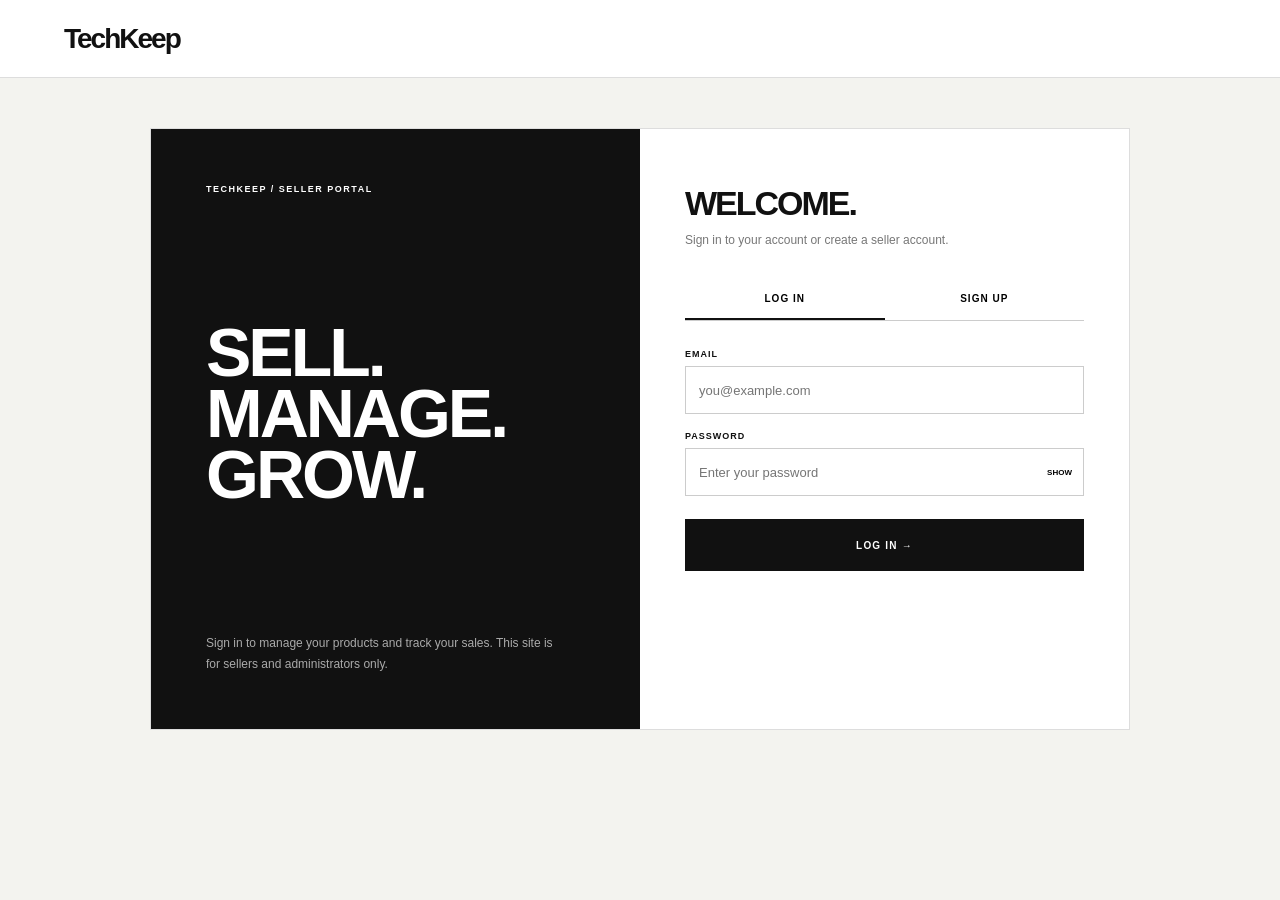
<file: index.html>
<!DOCTYPE html>
<html lang="en">
<head>
<meta charset="UTF-8">
<meta http-equiv="refresh" content="0; url=login.html">
<title>TechKeep</title>
<script>window.location.replace("login.html");</script>
</head>
<body></body>
</html>
</file>
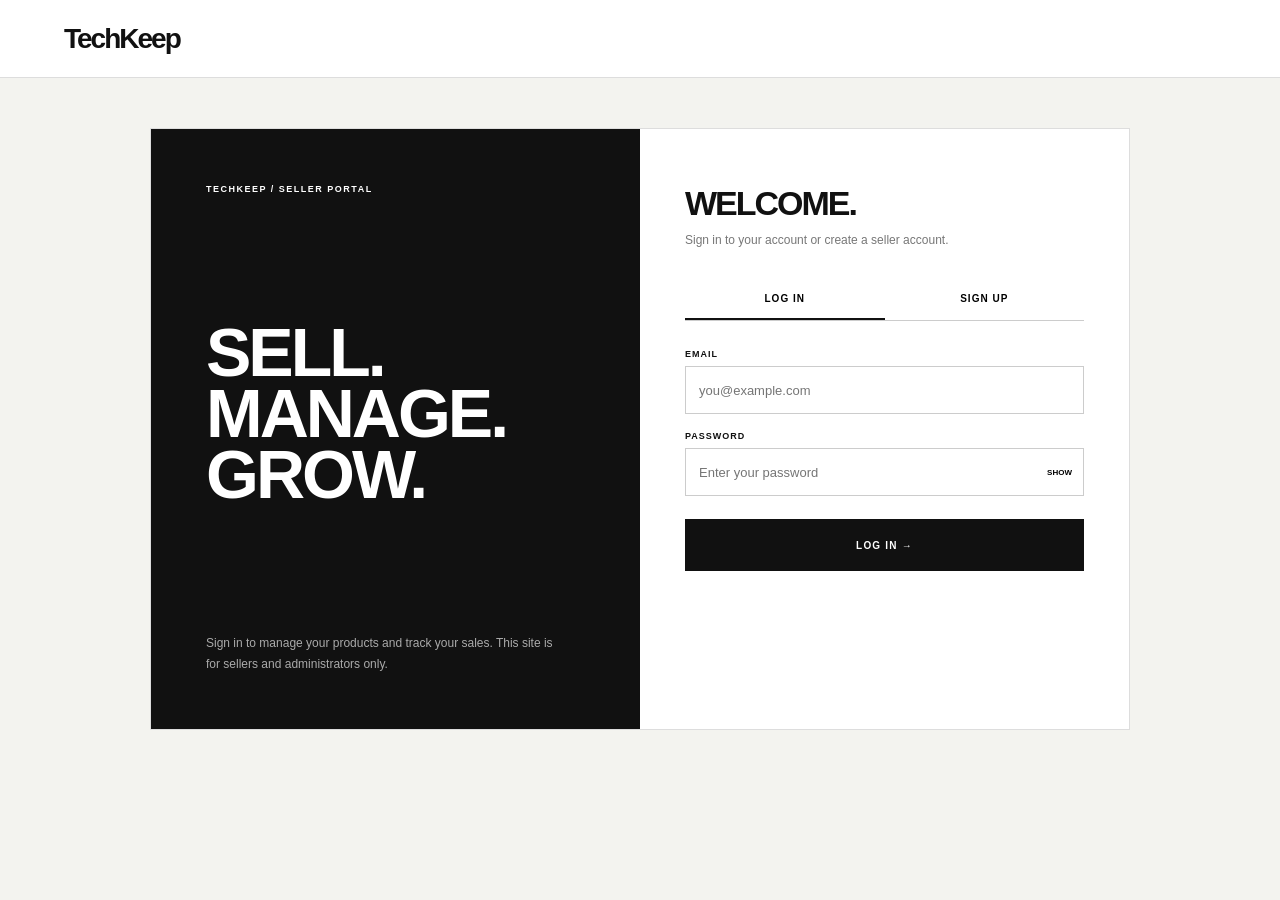
<file: admin.html>
<!DOCTYPE html>
<html lang="en">
<head>
<meta charset="UTF-8">
<meta name="viewport" content="width=device-width, initial-scale=1">
<title>TechKeep | Admin Dashboard</title>
<style>
  * { box-sizing: border-box; margin: 0; padding: 0; }
  body { font-family: Arial, Helvetica, sans-serif; background: #f3f3f0; color: #111; }
  header { background: #fff; border-bottom: 1px solid #ddd; padding: 18px 32px; display: flex; justify-content: space-between; align-items: center; }
  header h1 { font-size: 24px; font-weight: 800; letter-spacing: -1px; }
  header div { display: flex; gap: 16px; align-items: center; font-size: 13px; }
  a, .link { color: #111; font-weight: 700; text-decoration: underline; cursor: pointer; background: none; border: 0; font-size: 13px; }
  main { max-width: 1000px; margin: 32px auto; padding: 0 20px; }
  .tabs { display: flex; gap: 8px; margin-bottom: 20px; flex-wrap: wrap; }
  .tab { background: #fff; border: 1px solid #ccc; padding: 10px 18px; font-size: 13px; font-weight: 700; cursor: pointer; }
  .tab.active { background: #111; color: #fff; border-color: #111; }
  .tab:focus-visible, input:focus, select:focus, button:focus-visible { outline: 2px solid #111; outline-offset: 1px; }
  section { background: #fff; border: 1px solid #ddd; padding: 24px; }
  h2 { font-size: 18px; font-weight: 800; margin-bottom: 6px; }
  .sub { font-size: 13px; color: #555; margin-bottom: 16px; }
  .tools { display: flex; gap: 12px; flex-wrap: wrap; margin-bottom: 16px; align-items: center; }
  input, select { padding: 10px; border: 1px solid #ccc; font: inherit; font-size: 14px; background: #fff; }
  input { width: 100%; max-width: 320px; }
  table { width: 100%; border-collapse: collapse; font-size: 14px; }
  th, td { text-align: left; padding: 10px 6px; border-bottom: 1px solid #eee; vertical-align: middle; }
  th { font-size: 12px; }
  .num { text-align: right; white-space: nowrap; }
  .wrap { overflow-x: auto; }
  .empty { color: #666; padding: 20px 0; font-size: 14px; }
  .badge { display: inline-block; font-size: 11px; font-weight: 700; padding: 3px 8px; background: #eee; }
  .badge.seller { background: #ddeafc; color: #0c447c; }
  .badge.admin { background: #111; color: #fff; }
  .thumb { width: 44px; height: 44px; object-fit: cover; background: #eee; display: block; }
  .noimg { width: 44px; height: 44px; background: #eee; display: grid; place-items: center; font-size: 9px; color: #888; }
  .stats { display: grid; grid-template-columns: repeat(auto-fit, minmax(170px, 1fr)); gap: 16px; }
  .stat { background: #f3f3f0; padding: 18px; }
  .stat small { font-size: 12px; font-weight: 700; color: #555; }
  .stat strong { display: block; font-size: 28px; font-weight: 800; margin-top: 8px; letter-spacing: -1px; }
  #msg { margin: 0 0 16px; font-size: 13px; min-height: 18px; }
  .err { color: #b00020; } .ok { color: #11772b; }
  .small { font-size: 12px; color: #555; }
  [hidden] { display: none !important; }
</style>
</head>
<body>

<header>
  <h1>TechKeep Admin</h1>
  <div>
    <span id="who"></span>
    <button class="link" id="logout">Log out</button>
  </div>
</header>

<main>
  <div class="tabs">
    <button class="tab active" data-tab="overview">Overview</button>
    <button class="tab" data-tab="users">Users and roles</button>
    <button class="tab" data-tab="products">Products</button>
    <button class="tab" data-tab="audit">Audit logs</button>
  </div>
  <p id="msg"></p>

  <section id="tab-overview">
    <h2>System overview</h2>
    <p class="sub">Numbers across the whole marketplace.</p>
    <div class="stats">
      <div class="stat"><small>Sellers</small><strong id="stSellers">0</strong></div>
      <div class="stat"><small>Buyers</small><strong id="stBuyers">0</strong></div>
      <div class="stat"><small>Products</small><strong id="stProducts">0</strong></div>
      <div class="stat"><small>Orders</small><strong id="stOrders">0</strong></div>
      <div class="stat"><small>Total sales</small><strong id="stSales">₱0</strong></div>
    </div>
  </section>

  <section id="tab-users" hidden>
    <h2>Users and roles</h2>
    <p class="sub" id="userCount"></p>
    <div class="tools">
      <input id="userSearch" placeholder="Search by name or email" aria-label="Search users">
      <select id="roleFilter" aria-label="Filter by role">
        <option value="">All roles</option>
        <option value="seller">Sellers</option>
        <option value="buyer">Buyers</option>
        <option value="admin">Admins</option>
      </select>
    </div>
    <p class="small" style="margin-bottom:12px">After you change a role, that person must log out and log in again for it to take effect.</p>
    <div class="wrap">
      <table>
        <thead><tr><th>Name</th><th>Email</th><th>Role</th><th>Joined</th><th></th></tr></thead>
        <tbody id="userList"></tbody>
      </table>
    </div>
    <p class="empty" id="userEmpty" hidden>No users found.</p>
  </section>

  <section id="tab-products" hidden>
    <h2>All products</h2>
    <p class="sub" id="count"></p>
    <div class="tools">
      <input id="search" placeholder="Search by product or seller" aria-label="Search products">
    </div>
    <div class="wrap">
      <table>
        <thead><tr><th></th><th>Name</th><th>Seller</th><th class="num">Price</th><th class="num">Stock</th><th></th></tr></thead>
        <tbody id="list"></tbody>
      </table>
    </div>
    <p class="empty" id="empty" hidden>No products found.</p>
  </section>

  <section id="tab-audit" hidden>
    <h2>Audit logs</h2>
    <p class="sub">Important actions by admins and sellers. Newest first.</p>
    <div class="tools">
      <input id="auditSearch" placeholder="Search logs" aria-label="Search audit logs">
      <button class="link" id="auditRefresh">Refresh</button>
    </div>
    <div class="wrap">
      <table>
        <thead><tr><th>Time</th><th>Who</th><th>Role</th><th>Action</th><th>Details</th></tr></thead>
        <tbody id="auditList"></tbody>
      </table>
    </div>
    <p class="empty" id="auditEmpty" hidden>No audit logs yet.</p>
  </section>
</main>

<script>
  // ===== SETTINGS =====
  const API_URL = "https://backend-2-h20j.onrender.com";
  const TOKEN_KEY = "token";
  const USER_KEY = "user";
  // ====================

  const token = localStorage.getItem(TOKEN_KEY);
  let user = null;
  try { user = JSON.parse(localStorage.getItem(USER_KEY)); } catch (e) {}

  if (!token || !user || user.role !== "admin") {
    window.location.href = "login.html";
  }

  const $ = (id) => document.getElementById(id);
  const peso = (n) => "₱" + Number(n).toLocaleString();
  let products = [];
  let users = [];
  let logs = [];

  $("who").textContent = user ? user.name : "";
  $("logout").onclick = () => {
    localStorage.removeItem(TOKEN_KEY);
    localStorage.removeItem(USER_KEY);
    window.location.href = "login.html";
  };

  function say(text, ok) {
    $("msg").textContent = text;
    $("msg").className = ok ? "ok" : "err";
  }

  async function api(path, method, body) {
    const res = await fetch(API_URL + path, {
      method: method || "GET",
      headers: Object.assign(
        { Authorization: "Bearer " + token },
        body ? { "Content-Type": "application/json" } : {}
      ),
      body: body ? JSON.stringify(body) : undefined,
    });
    const data = await res.json().catch(() => ({}));
    if (res.status === 401) $("logout").click();
    if (!res.ok) throw new Error(data.message || "Something went wrong.");
    return data;
  }

  function fail(e) {
    say(e.message.includes("fetch") ? "Cannot reach the server. Is it running?" : e.message, false);
  }

  // Tabs
  const TABS = ["overview", "users", "products", "audit"];
  document.querySelectorAll(".tab").forEach((t) => {
    t.onclick = () => {
      document.querySelectorAll(".tab").forEach((x) => x.classList.toggle("active", x === t));
      TABS.forEach((name) => {
        $("tab-" + name).hidden = name !== t.dataset.tab;
      });
      say("", true);
      if (t.dataset.tab === "audit") loadAudit();
    };
  });

  // Overview
  async function loadStats() {
    try {
      const s = await api("/api/users/stats");
      $("stSellers").textContent = s.sellers;
      $("stBuyers").textContent = s.buyers;
      $("stProducts").textContent = s.products;
      $("stOrders").textContent = s.orders;
      $("stSales").textContent = peso(s.totalSales);
    } catch (e) { fail(e); }
  }

  // Users
  function renderUsers() {
    const q = $("userSearch").value.trim().toLowerCase();
    const role = $("roleFilter").value;
    const shown = users.filter((u) =>
      (!role || u.role === role) &&
      (u.name.toLowerCase().includes(q) || u.email.toLowerCase().includes(q))
    );
    $("userCount").textContent = users.length + " account" + (users.length === 1 ? "" : "s");
    $("userEmpty").hidden = shown.length > 0;
    const body = $("userList");
    body.innerHTML = "";
    shown.forEach((u) => {
      const tr = document.createElement("tr");
      [u.name, u.email].forEach((text) => {
        const td = document.createElement("td");
        td.textContent = text;
        tr.appendChild(td);
      });

      const roleTd = document.createElement("td");
      const isMe = user && (u._id === user._id || u._id === user.id);
      if (isMe) {
        const badge = document.createElement("span");
        badge.className = "badge " + u.role;
        badge.textContent = u.role + " (you)";
        roleTd.appendChild(badge);
      } else {
        const sel = document.createElement("select");
        sel.setAttribute("aria-label", "Role for " + u.name);
        ["buyer", "seller", "admin"].forEach((r) => {
          const opt = document.createElement("option");
          opt.value = r;
          opt.textContent = r;
          sel.appendChild(opt);
        });
        sel.value = u.role;
        sel.onchange = () => changeRole(u, sel.value, sel);
        roleTd.appendChild(sel);
      }
      tr.appendChild(roleTd);

      const joined = document.createElement("td");
      joined.textContent = new Date(u.createdAt).toLocaleDateString();
      tr.appendChild(joined);

      const act = document.createElement("td");
      act.className = "num";
      if (u.role !== "admin") {
        const del = document.createElement("button");
        del.className = "link";
        del.textContent = "Remove";
        del.onclick = () => removeUser(u);
        act.appendChild(del);
      }
      tr.appendChild(act);
      body.appendChild(tr);
    });
  }

  async function loadUsers() {
    try {
      users = await api("/api/users");
      renderUsers();
    } catch (e) { fail(e); }
  }

  async function changeRole(u, role, sel) {
    if (!confirm('Change "' + u.name + '" to ' + role + '?')) {
      sel.value = u.role;
      return;
    }
    try {
      await api("/api/users/" + u._id + "/role", "PUT", { role });
      say("Role updated.", true);
      loadUsers();
      loadStats();
    } catch (e) {
      sel.value = u.role;
      fail(e);
    }
  }

  async function removeUser(u) {
    const extra = u.role === "seller" ? " Their products will be deleted too." : "";
    if (!confirm('Remove "' + u.name + '"?' + extra)) return;
    try {
      await api("/api/users/" + u._id, "DELETE");
      say("User removed.", true);
      loadUsers(); loadProducts(); loadStats();
    } catch (e) { fail(e); }
  }

  // Products
  function renderProducts() {
    const q = $("search").value.trim().toLowerCase();
    const shown = products.filter((p) =>
      p.name.toLowerCase().includes(q) ||
      ((p.seller && p.seller.name) || "").toLowerCase().includes(q)
    );
    $("count").textContent = products.length + " product" + (products.length === 1 ? "" : "s") + " in the shop";
    $("empty").hidden = shown.length > 0;
    const body = $("list");
    body.innerHTML = "";
    shown.forEach((p) => {
      const tr = document.createElement("tr");

      const pic = document.createElement("td");
      if (p.image) {
        const im = document.createElement("img");
        im.className = "thumb"; im.src = p.image; im.alt = p.name;
        pic.appendChild(im);
      } else {
        const none = document.createElement("div");
        none.className = "noimg"; none.textContent = "No pic";
        pic.appendChild(none);
      }
      tr.appendChild(pic);

      const cells = [p.name, (p.seller && p.seller.name) || "Unknown", peso(p.price), p.stock];
      cells.forEach((text, i) => {
        const td = document.createElement("td");
        if (i >= 2) td.className = "num";
        td.textContent = text;
        tr.appendChild(td);
      });

      const act = document.createElement("td");
      act.className = "num";
      const del = document.createElement("button");
      del.className = "link";
      del.textContent = "Delete";
      del.onclick = () => removeProduct(p);
      act.appendChild(del);
      tr.appendChild(act);
      body.appendChild(tr);
    });
  }

  async function loadProducts() {
    try {
      products = await api("/api/products");
      renderProducts();
    } catch (e) { fail(e); }
  }

  async function removeProduct(p) {
    if (!confirm('Delete "' + p.name + '"?')) return;
    try {
      await api("/api/products/" + p._id, "DELETE");
      say("Product deleted.", true);
      loadProducts(); loadStats();
    } catch (e) { fail(e); }
  }

  // Audit logs
  function renderAudit() {
    const q = $("auditSearch").value.trim().toLowerCase();
    const shown = logs.filter((l) =>
      (l.actorName + " " + l.actorRole + " " + l.action + " " + l.details).toLowerCase().includes(q)
    );
    $("auditEmpty").hidden = shown.length > 0;
    const body = $("auditList");
    body.innerHTML = "";
    shown.forEach((l) => {
      const tr = document.createElement("tr");

      const time = document.createElement("td");
      time.textContent = new Date(l.createdAt).toLocaleString();
      time.style.whiteSpace = "nowrap";
      tr.appendChild(time);

      const who = document.createElement("td");
      who.textContent = l.actorName;
      tr.appendChild(who);

      const roleTd = document.createElement("td");
      const badge = document.createElement("span");
      badge.className = "badge " + l.actorRole;
      badge.textContent = l.actorRole;
      roleTd.appendChild(badge);
      tr.appendChild(roleTd);

      const action = document.createElement("td");
      action.textContent = l.action;
      tr.appendChild(action);

      const details = document.createElement("td");
      details.textContent = l.details;
      tr.appendChild(details);

      body.appendChild(tr);
    });
  }

  async function loadAudit() {
    try {
      logs = await api("/api/audit");
      renderAudit();
    } catch (e) { fail(e); }
  }

  $("userSearch").oninput = renderUsers;
  $("roleFilter").onchange = renderUsers;
  $("search").oninput = renderProducts;
  $("auditSearch").oninput = renderAudit;
  $("auditRefresh").onclick = loadAudit;

  loadStats();
  loadUsers();
  loadProducts();
</script>
</body>
</html>
</file>
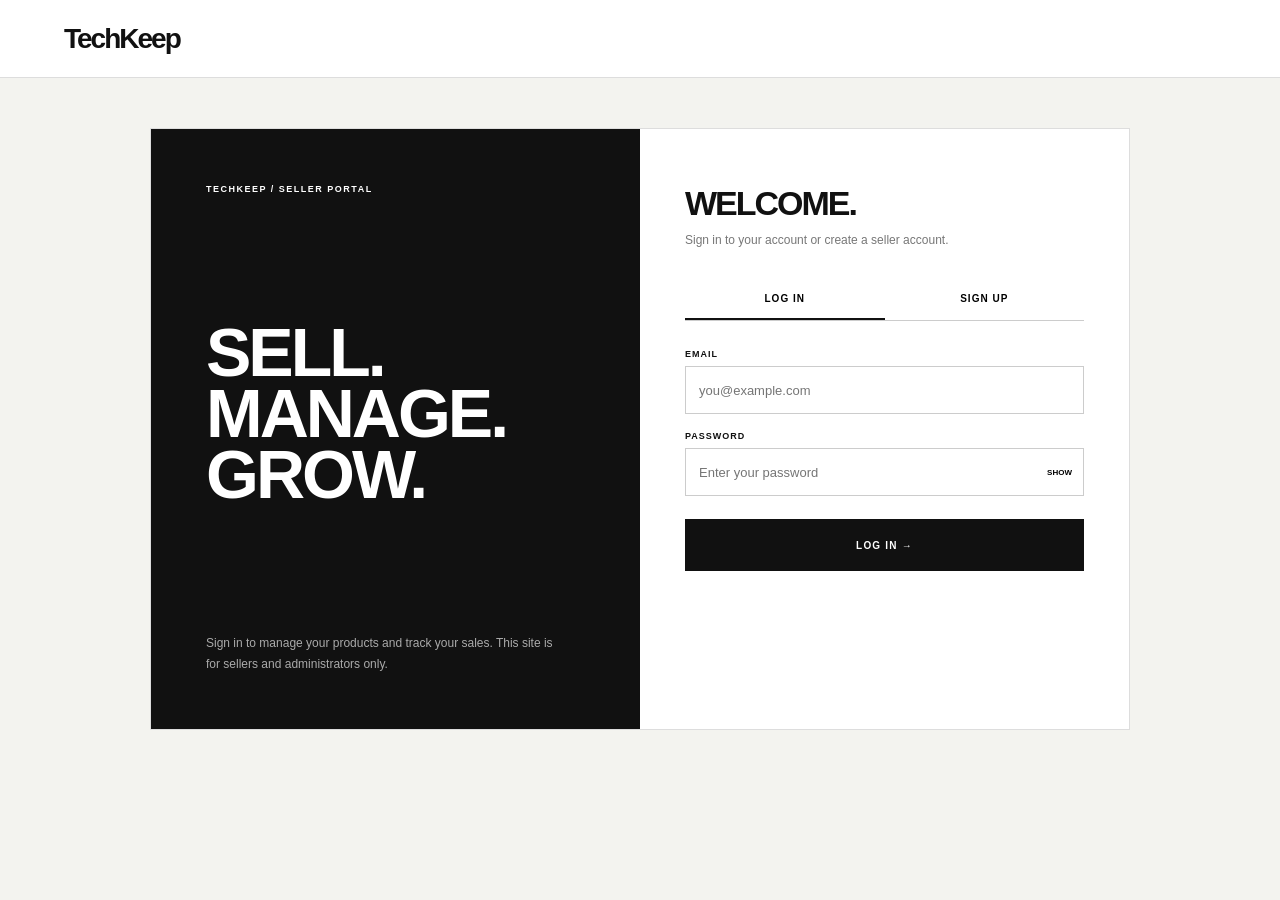
<file: login.html>
<!DOCTYPE html>
<html lang="en">
<head>
<meta charset="UTF-8">
<meta name="viewport" content="width=device-width, initial-scale=1">
<title>TechKeep | Seller and Admin Login</title>
<style>
  * { box-sizing: border-box; margin: 0; padding: 0; }
  body { font-family: Arial, Helvetica, sans-serif; background: #f3f3ef; color: #111; min-height: 100vh; }
  .header { height: 78px; display: flex; align-items: center; padding: 0 5vw; background: #fff; border-bottom: 1px solid #ddd; }
  .brand { font-size: 28px; font-weight: 900; letter-spacing: -2px; }
  .page { display: flex; justify-content: center; align-items: center; padding: 50px 20px; }
  .wrapper { width: 100%; max-width: 980px; display: grid; grid-template-columns: 1fr 1fr; background: #fff; border: 1px solid #ddd; }
  .intro { min-height: 600px; padding: 55px; display: flex; flex-direction: column; justify-content: space-between; background: #111; color: #fff; }
  .intro-small { font-size: 9px; font-weight: 800; letter-spacing: 1.5px; }
  .intro-title { font-size: clamp(40px, 6vw, 68px); line-height: .9; letter-spacing: -3px; }
  .intro-text { max-width: 350px; color: #aaa; font-size: 12px; line-height: 1.7; }
  .box { padding: 55px 45px; }
  .title { font-size: 34px; letter-spacing: -2px; margin-bottom: 8px; }
  .subtitle { color: #777; font-size: 12px; line-height: 1.5; margin-bottom: 30px; }
  .tabs { display: grid; grid-template-columns: 1fr 1fr; border-bottom: 1px solid #ccc; margin-bottom: 28px; }
  .tab { padding: 14px 5px; border: 0; border-bottom: 2px solid transparent; background: transparent; cursor: pointer; font-size: 10px; font-weight: 900; letter-spacing: 1px; }
  .tab.active { border-bottom-color: #111; }
  .form { display: none; }
  .form.active { display: block; }
  .field { margin-bottom: 17px; }
  .field label { display: block; margin-bottom: 7px; font-size: 9px; font-weight: 900; letter-spacing: 1px; }
  .field input { width: 100%; height: 48px; padding: 0 13px; border: 1px solid #ccc; background: #fff; font-size: 13px; outline: none; }
  .field input:focus { border-color: #111; }
  .password-row { position: relative; }
  .password-row input { padding-right: 65px; }
  .show-password { position: absolute; right: 12px; top: 50%; transform: translateY(-50%); border: 0; background: transparent; cursor: pointer; font-size: 8px; font-weight: 900; }
  .submit { width: 100%; height: 52px; border: 0; background: #111; color: #fff; cursor: pointer; font-size: 10px; font-weight: 900; letter-spacing: 1.2px; margin-top: 6px; }
  .submit:hover { background: #333; }
  .submit:disabled { background: #888; cursor: wait; }
  .message { min-height: 20px; margin-top: 12px; font-size: 11px; font-weight: 700; line-height: 1.5; }
  .message.error { color: #b00020; }
  .message.success { color: #237000; }
  @media (max-width: 750px) {
    .wrapper { grid-template-columns: 1fr; }
    .intro { min-height: 260px; padding: 35px; }
    .box { padding: 35px 25px; }
  }
</style>
</head>
<body>

<header class="header">
  <div class="brand">TechKeep</div>
</header>

<main class="page">
  <div class="wrapper">
    <section class="intro">
      <div class="intro-small">TECHKEEP / SELLER PORTAL</div>
      <h1 class="intro-title">SELL.<br>MANAGE.<br>GROW.</h1>
      <p class="intro-text">
        Sign in to manage your products and track your sales.
        This site is for sellers and administrators only.
      </p>
    </section>

    <section class="box">
      <h2 class="title">WELCOME.</h2>
      <p class="subtitle">Sign in to your account or create a seller account.</p>

      <div class="tabs">
        <button class="tab active" id="loginTab" type="button">LOG IN</button>
        <button class="tab" id="signupTab" type="button">SIGN UP</button>
      </div>

      <form class="form active" id="loginForm">
        <div class="field">
          <label for="loginEmail">EMAIL</label>
          <input type="email" id="loginEmail" placeholder="you@example.com" required>
        </div>
        <div class="field">
          <label for="loginPassword">PASSWORD</label>
          <div class="password-row">
            <input type="password" id="loginPassword" placeholder="Enter your password" required>
            <button type="button" class="show-password" data-target="loginPassword">SHOW</button>
          </div>
        </div>
        <button type="submit" class="submit" id="loginBtn">LOG IN →</button>
        <div class="message" id="loginMessage"></div>
      </form>

      <form class="form" id="signupForm">
        <div class="field">
          <label for="signupName">FULL NAME</label>
          <input type="text" id="signupName" placeholder="Your name" required>
        </div>
        <div class="field">
          <label for="signupEmail">EMAIL</label>
          <input type="email" id="signupEmail" placeholder="you@example.com" required>
        </div>
        <div class="field">
          <label for="signupPassword">PASSWORD (AT LEAST 6 CHARACTERS)</label>
          <div class="password-row">
            <input type="password" id="signupPassword" placeholder="Create a password" required>
            <button type="button" class="show-password" data-target="signupPassword">SHOW</button>
          </div>
        </div>
        <div class="field">
          <label for="signupConfirm">CONFIRM PASSWORD</label>
          <input type="password" id="signupConfirm" placeholder="Confirm your password" required>
        </div>
        <button type="submit" class="submit" id="signupBtn">CREATE SELLER ACCOUNT →</button>
        <div class="message" id="signupMessage"></div>
      </form>
    </section>
  </div>
</main>

<script>
  // ===== SETTINGS =====
const API_URL = "https://backend-2-h20j.onrender.com";
  const TOKEN_KEY = "token";
  const USER_KEY = "user";
  // ====================

  const $ = (id) => document.getElementById(id);

  function goHome(user) {
    window.location.href = user.role === "admin" ? "admin.html" : "seller.html";
  }

  // Already logged in? Go straight to the right page.
  try {
    const savedUser = JSON.parse(localStorage.getItem(USER_KEY));
    if (localStorage.getItem(TOKEN_KEY) && savedUser && savedUser.role !== "buyer") {
      goHome(savedUser);
    }
  } catch (e) {}

  async function post(path, body) {
    const res = await fetch(API_URL + path, {
      method: "POST",
      headers: { "Content-Type": "application/json" },
      body: JSON.stringify(body),
    });
    const data = await res.json().catch(() => ({}));
    return { ok: res.ok, data };
  }

  function show(el, text, type) {
    el.textContent = text;
    el.className = "message " + type;
  }

  // Tabs
  $("loginTab").onclick = () => {
    $("loginTab").classList.add("active");
    $("signupTab").classList.remove("active");
    $("loginForm").classList.add("active");
    $("signupForm").classList.remove("active");
  };
  $("signupTab").onclick = () => {
    $("signupTab").classList.add("active");
    $("loginTab").classList.remove("active");
    $("signupForm").classList.add("active");
    $("loginForm").classList.remove("active");
  };

  // Show/hide password
  document.querySelectorAll(".show-password").forEach((btn) => {
    btn.onclick = () => {
      const input = $(btn.dataset.target);
      const hidden = input.type === "password";
      input.type = hidden ? "text" : "password";
      btn.textContent = hidden ? "HIDE" : "SHOW";
    };
  });

  // Log in (shared by login and signup)
  async function doLogin(email, password, messageEl) {
    const r = await post("/api/auth/login", { email, password });
    if (!r.ok) {
      show(messageEl, r.data.message || "Login failed.", "error");
      return false;
    }
    if (r.data.user.role === "buyer") {
      show(messageEl, "This website is for sellers and admins only. Please use the mobile app.", "error");
      return false;
    }
    localStorage.setItem(TOKEN_KEY, r.data.token);
    localStorage.setItem(USER_KEY, JSON.stringify(r.data.user));
    show(messageEl, "Login successful!", "success");
    setTimeout(() => goHome(r.data.user), 500);
    return true;
  }

  // LOGIN
  $("loginForm").addEventListener("submit", async (e) => {
    e.preventDefault();
    const msg = $("loginMessage");
    const btn = $("loginBtn");
    btn.disabled = true;
    try {
      await doLogin($("loginEmail").value.trim().toLowerCase(), $("loginPassword").value, msg);
    } catch (err) {
      show(msg, "Cannot reach the server. Is it running?", "error");
    }
    btn.disabled = false;
  });

  // SIGN UP (seller accounts only)
  $("signupForm").addEventListener("submit", async (e) => {
    e.preventDefault();
    const msg = $("signupMessage");
    const btn = $("signupBtn");

    const name = $("signupName").value.trim();
    const email = $("signupEmail").value.trim().toLowerCase();
    const password = $("signupPassword").value;

    if (password !== $("signupConfirm").value) {
      show(msg, "Passwords do not match.", "error");
      return;
    }
    if (password.length < 6) {
      show(msg, "Password must be at least 6 characters.", "error");
      return;
    }

    btn.disabled = true;
    try {
      const r = await post("/api/auth/register", { name, email, password, role: "seller" });
      if (!r.ok) {
        show(msg, r.data.message || "Sign up failed.", "error");
      } else {
        await doLogin(email, password, msg);
      }
    } catch (err) {
      show(msg, "Cannot reach the server. Is it running?", "error");
    }
    btn.disabled = false;
  });
</script>
</body>
</html>
</file>
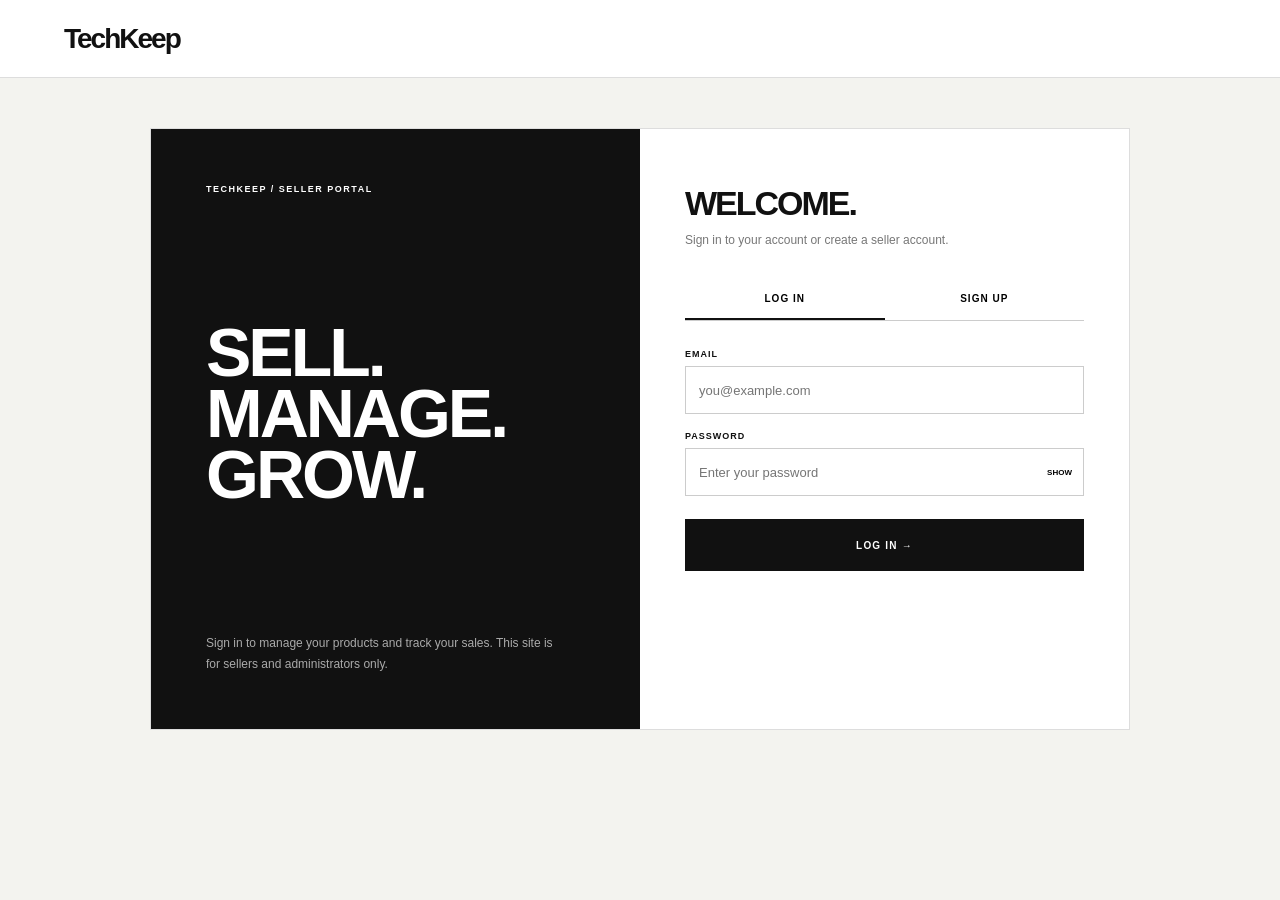
<file: sales.html>
<!DOCTYPE html>
<html lang="en">
<head>
<meta charset="UTF-8">
<meta name="viewport" content="width=device-width, initial-scale=1">
<title>TechKeep | Sales</title>

<style>
  * { box-sizing: border-box; margin: 0; padding: 0; }

  body {
    font-family: Arial, Helvetica, sans-serif;
    background: #f3f3f0;
    color: #111;
  }

  header {
    background: #fff;
    border-bottom: 1px solid #ddd;
    padding: 18px 32px;
    display: flex;
    justify-content: space-between;
    align-items: center;
    gap: 12px;
  }

  header h1 {
    font-size: 24px;
    font-weight: 800;
    letter-spacing: -1px;
  }

  header div {
    display: flex;
    gap: 16px;
    align-items: center;
    flex-wrap: wrap;
    font-size: 13px;
  }

  a, .link {
    color: #111;
    font-weight: 700;
    text-decoration: underline;
    cursor: pointer;
    background: none;
    border: 0;
    font-size: 13px;
  }

  main {
    max-width: 1100px;
    margin: 32px auto;
    padding: 0 20px;
  }

  .stats {
    display: grid;
    grid-template-columns: repeat(auto-fit, minmax(200px, 1fr));
    gap: 16px;
    margin-bottom: 20px;
  }

  .stat {
    background: #fff;
    border: 1px solid #ddd;
    padding: 20px;
  }

  .stat small {
    font-size: 12px;
    font-weight: 700;
    color: #555;
  }

  .stat strong {
    display: block;
    font-size: 28px;
    font-weight: 800;
    margin-top: 8px;
    letter-spacing: -1px;
  }

  section {
    background: #fff;
    border: 1px solid #ddd;
    padding: 24px;
  }

  h2 {
    font-size: 18px;
    font-weight: 800;
    margin-bottom: 16px;
  }

  table {
    width: 100%;
    border-collapse: collapse;
    font-size: 14px;
  }

  th, td {
    text-align: left;
    padding: 10px 6px;
    border-bottom: 1px solid #eee;
    vertical-align: top;
  }

  th { font-size: 12px; }

  .num {
    text-align: right;
    white-space: nowrap;
  }

  .wrap { overflow-x: auto; }

  .empty {
    color: #666;
    padding: 10px 0;
    font-size: 14px;
  }

  .badge {
    display: inline-block;
    font-size: 11px;
    font-weight: 700;
    padding: 3px 8px;
    background: #eee;
    margin-bottom: 8px;
  }

  .status-select {
    display: block;
    width: 145px;
    max-width: 100%;
    padding: 8px;
    border: 1px solid #ccc;
    background: #fff;
    color: #111;
    margin-bottom: 8px;
    font: inherit;
    font-size: 12px;
  }

  .save-status {
    background: #111;
    color: #fff;
    border: 0;
    padding: 8px 12px;
    font-weight: 700;
    cursor: pointer;
    font-size: 12px;
  }

  .save-status:disabled {
    opacity: 0.5;
    cursor: not-allowed;
  }

  #msg {
    margin-bottom: 16px;
    font-size: 13px;
    min-height: 18px;
  }

  .error { color: #b00020; }
  .success { color: #11772b; }

  /* Order status filters */
  .status-filters {
    display: grid;
    grid-template-columns: repeat(3, minmax(0, 1fr));
    gap: 10px;
    margin-bottom: 20px;
  }

  .status-filter {
    display: flex;
    justify-content: space-between;
    align-items: center;
    gap: 8px;
    min-height: 48px;
    padding: 12px;
    border: 1px solid #ddd;
    background: #fff;
    color: #111;
    text-decoration: none;
    text-align: left;
    font-size: 13px;
    font-weight: 700;
    cursor: pointer;
  }

  .status-filter strong {
    display: inline-flex;
    align-items: center;
    justify-content: center;
    min-width: 24px;
    height: 24px;
    padding: 0 6px;
    border: 1px solid #ddd;
    font-size: 12px;
  }

  .status-filter:hover {
    border-color: #111;
  }

  .status-filter.active {
    background: #111;
    color: #fff;
    border-color: #111;
    text-decoration: none;
  }

  .status-filter.active strong {
    border-color: #fff;
    background: #fff;
    color: #111;
  }

  [hidden] { display: none !important; }

  @media (max-width: 600px) {
    header { padding: 16px; }
    main { padding: 0 12px; }
    section { padding: 14px; }

    .status-filters {
      grid-template-columns: repeat(2, minmax(0, 1fr));
    }

    .status-filter {
      padding: 10px;
      font-size: 12px;
    }
  }
</style>
</head>

<body>

<header>
  <h1>TechKeep Sales</h1>
  <div>
    <span id="who"></span>
    <a href="seller.html">My products</a>
    <button class="link" id="logout">Log out</button>
  </div>
</header>

<main>
  <p id="msg"></p>

  <div class="stats">
    <div class="stat">
      <small>Total sales</small>
      <strong id="stTotal">₱0</strong>
    </div>

    <div class="stat">
      <small>Items sold</small>
      <strong id="stItems">0</strong>
    </div>

    <div class="stat">
      <small>Orders</small>
      <strong id="stOrders">0</strong>
    </div>
  </div>

  <section>
    <h2>Orders</h2>

    <div id="statusFilters" class="status-filters">
      <button type="button" class="status-filter active" data-status="All">
        <span>All Orders</span>
        <strong>0</strong>
      </button>

      <button type="button" class="status-filter" data-status="To Pay">
        <span>To Pay</span>
        <strong>0</strong>
      </button>

      <button type="button" class="status-filter" data-status="To Ship">
        <span>To Ship</span>
        <strong>0</strong>
      </button>

      <button type="button" class="status-filter" data-status="To Receive">
        <span>To Receive</span>
        <strong>0</strong>
      </button>

      <button type="button" class="status-filter" data-status="Completed">
        <span>Completed</span>
        <strong>0</strong>
      </button>

      <button type="button" class="status-filter" data-status="Cancelled">
        <span>Cancelled</span>
        <strong>0</strong>
      </button>
    </div>

    <div class="wrap">
      <table>
        <thead>
          <tr>
            <th>Date</th>
            <th>Buyer</th>
            <th>Items</th>
            <th>Status</th>
            <th class="num">Amount</th>
          </tr>
        </thead>
        <tbody id="list"></tbody>
      </table>
    </div>

    <p class="empty" id="empty" hidden>No sales yet.</p>
  </section>
</main>

<script>
  const API_URL = "https://backend-2-h20j.onrender.com";
  const TOKEN_KEY = "token";
  const USER_KEY = "user";

  const token = localStorage.getItem(TOKEN_KEY);
  let user = null;

  try {
    user = JSON.parse(localStorage.getItem(USER_KEY));
  } catch (e) {}

  if (!token || !user || user.role !== "seller") {
    window.location.href = "login.html";
  }

  const $ = (id) => document.getElementById(id);

  const peso = function(n) {
    return "₱" + Number(n || 0).toLocaleString();
  };

  const statuses = [
  "To Pay",
  "Seller Preparing",
  "To Ship",
  "Shipped",
  "Out for Delivery",
  "Delivered",
  "To Receive",
  "Completed",
  "Cancelled"
];

  let allOrders = [];
  let activeStatus = "All";

  $("who").textContent = user ? user.name : "";

  $("logout").onclick = () => {
    localStorage.removeItem(TOKEN_KEY);
    localStorage.removeItem(USER_KEY);
    window.location.href = "login.html";
  };

  function showMessage(message, type = "error") {
    $("msg").textContent = message;
    $("msg").className = type;
  }

  async function api(path, method = "GET", body) {
    const options = {
      method,
      headers: {
        Authorization: "Bearer " + token
      }
    };

    if (body !== undefined) {
      options.headers["Content-Type"] = "application/json";
      options.body = JSON.stringify(body);
    }

    const res = await fetch(API_URL + path, options);
    const data = await res.json().catch(() => ({}));

    if (res.status === 401) {
      $("logout").click();
      throw new Error("Session expired. Please log in again.");
    }

    if (!res.ok) {
      throw new Error(data.message || "Something went wrong.");
    }

    return data;
  }

  function updateStatusFilters() {
    document.querySelectorAll(".status-filter").forEach((button) => {
      const status = button.dataset.status;

      const count = status === "All"
        ? allOrders.length
        : allOrders.filter(
            (o) => (o.status || "To Pay") === status
          ).length;

      button.querySelector("strong").textContent = count;

      button.classList.toggle("active", status === activeStatus);
      button.setAttribute(
        "aria-pressed",
        status === activeStatus ? "true" : "false"
      );
    });
  }

  document.querySelectorAll(".status-filter").forEach((button) => {
    button.addEventListener("click", () => {
      activeStatus = button.dataset.status;
      renderOrders();
    });
  });

  function renderOrders() {
    updateStatusFilters();

    const filteredOrders = activeStatus === "All"
      ? allOrders
      : allOrders.filter(
          (o) => (o.status || "To Pay") === activeStatus
        );

    $("empty").hidden = filteredOrders.length > 0;
    $("empty").textContent = activeStatus === "All"
      ? "No sales yet."
      : "No orders under " + activeStatus + ".";

    const body = $("list");
    body.innerHTML = "";

    filteredOrders.forEach((o) => {
      const tr = document.createElement("tr");

      const date = document.createElement("td");
      date.textContent = o.createdAt
        ? new Date(o.createdAt).toLocaleString()
        : "—";
      tr.appendChild(date);

      const buyer = document.createElement("td");
      buyer.textContent = o.buyer
        ? (o.buyer.name || o.buyer.email || "Unknown")
        : "Unknown";
      tr.appendChild(buyer);

      const items = document.createElement("td");
      items.textContent = (o.items || [])
        .map((i) => (i.name || "Product") + " × " + i.quantity)
        .join(", ");
      tr.appendChild(items);

      const statusCell = document.createElement("td");

      const badge = document.createElement("span");
      badge.className = "badge";
      badge.textContent = o.status || "To Pay";
      statusCell.appendChild(badge);

      const select = document.createElement("select");
      select.className = "status-select";
      select.setAttribute("aria-label", "Choose order status");

      statuses.forEach((status) => {
        const option = document.createElement("option");
        option.value = status;
        option.textContent = status;
        select.appendChild(option);
      });

      select.value = statuses.includes(o.status)
        ? o.status
        : "To Pay";

      const save = document.createElement("button");
      save.className = "save-status";
      save.textContent = "Save status";
      save.onclick = () => saveStatus(o._id, select, save);

      statusCell.appendChild(select);
      statusCell.appendChild(save);
      tr.appendChild(statusCell);

      const amount = document.createElement("td");
      amount.className = "num";
      amount.textContent = peso(o.subtotal ?? o.total);
      tr.appendChild(amount);

      body.appendChild(tr);
    });
  }

  async function saveStatus(orderId, select, button) {
    const newStatus = select.value;

    if (!statuses.includes(newStatus)) {
      showMessage("Invalid order status.");
      return;
    }

    const order = allOrders.find(
      (o) => String(o._id) === String(orderId)
    );

    if (order && order.status === newStatus) {
      showMessage("Order already has this status.", "success");
      return;
    }

    if (order &&
        (order.status === "Cancelled" || order.status === "Completed")) {
      showMessage("Cancelled or completed orders cannot be changed here.");
      return;
    }

    if (!confirm("Change this order status to " + newStatus + "?")) {
      return;
    }

    button.disabled = true;
    button.textContent = "Saving...";

    try {
      await api(
        "/api/orders/" + encodeURIComponent(orderId) + "/status",
        "PUT",
        { status: newStatus }
      );

      showMessage("Order status updated successfully.", "success");
      await load();
    } catch (e) {
      showMessage("Could not update status: " + e.message);
      button.disabled = false;
      button.textContent = "Save status";
    }
  }

  async function load() {
    try {
      const data = await api("/api/orders/sales");

      $("stTotal").textContent = peso(data.totalSales);
      $("stItems").textContent = data.itemsSold || 0;
      $("stOrders").textContent = data.orderCount || 0;

      allOrders = Array.isArray(data.orders) ? data.orders : [];
      renderOrders();
    } catch (e) {
      showMessage(
        e.message.includes("fetch")
          ? "Cannot reach the server. Please check your connection."
          : e.message
      );
    }
  }

  load();
</script>

</body>
</html>
</file>
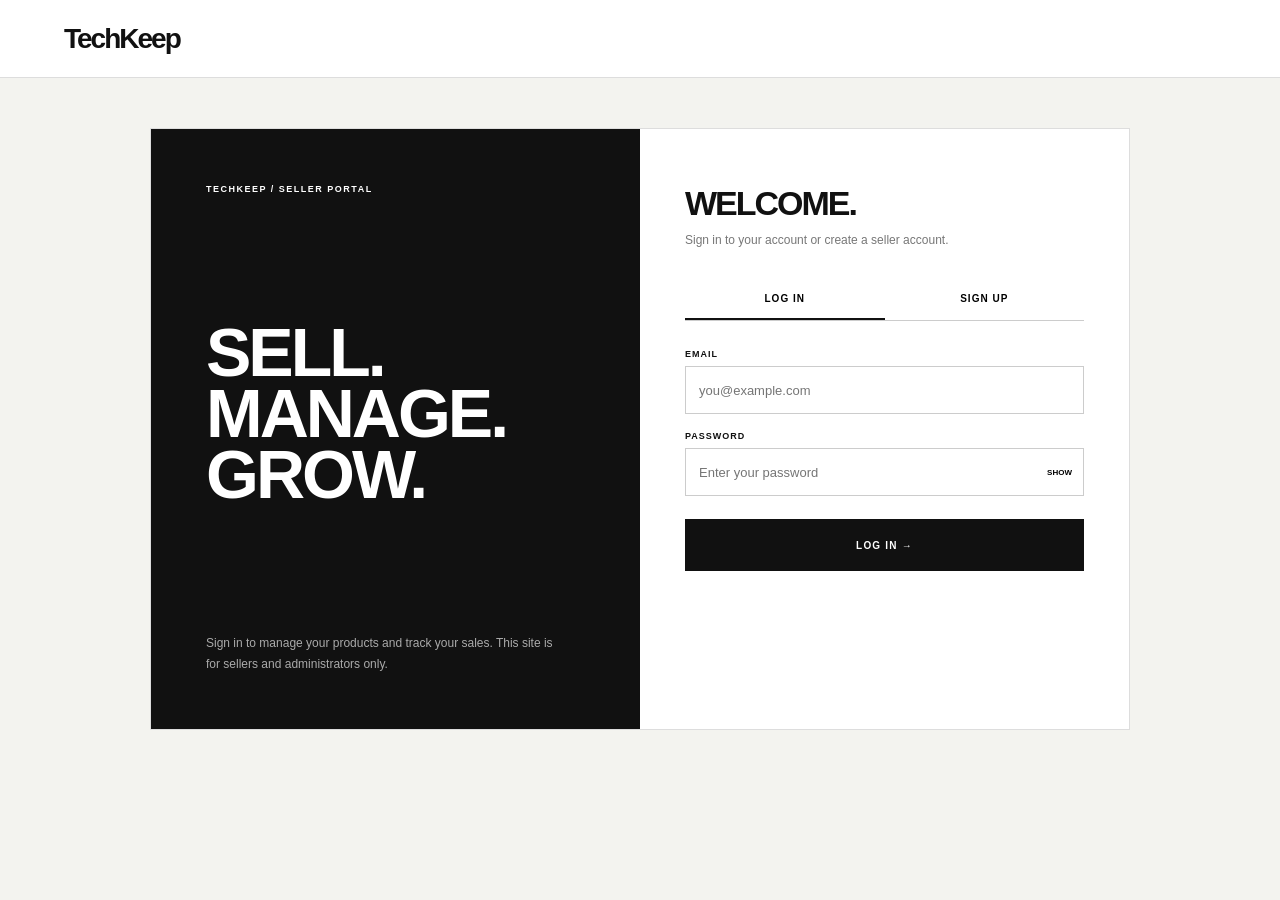
<file: seller.html>
<!DOCTYPE html>
<html lang="en">
<head>
<meta charset="UTF-8">
<meta name="viewport" content="width=device-width, initial-scale=1">
<title>TechKeep | Seller Dashboard</title>
<style>
  * { box-sizing: border-box; margin: 0; padding: 0; }
  body { font-family: Arial, Helvetica, sans-serif; background: #f3f3f0; color: #111; }
  header { background: #fff; border-bottom: 1px solid #ddd; padding: 18px 32px; display: flex; justify-content: space-between; align-items: center; }
  header h1 { font-size: 24px; font-weight: 800; letter-spacing: -1px; }
  header div { display: flex; gap: 16px; align-items: center; font-size: 13px; }
  a, .link { color: #111; font-weight: 700; text-decoration: underline; cursor: pointer; background: none; border: 0; font-size: 13px; }
  main { max-width: 1000px; margin: 32px auto; padding: 0 20px; display: grid; grid-template-columns: 320px 1fr; gap: 24px; align-items: start; }
  @media (max-width: 800px) { main { grid-template-columns: 1fr; } }
  section { background: #fff; border: 1px solid #ddd; padding: 24px; }
  h2 { font-size: 18px; font-weight: 800; margin-bottom: 16px; }
  label { display: block; font-size: 12px; font-weight: 700; margin: 14px 0 6px; }
  input, textarea { width: 100%; padding: 10px; border: 1px solid #ccc; font: inherit; font-size: 14px; }
  input:focus, textarea:focus, button:focus-visible { outline: 2px solid #111; outline-offset: 1px; }
  textarea { resize: vertical; min-height: 70px; }
  .btn { background: #111; color: #fff; border: 0; padding: 12px; width: 100%; margin-top: 18px; font-weight: 700; cursor: pointer; }
  .btn.light { background: #fff; color: #111; border: 1px solid #111; margin-top: 8px; }
  #msg { margin-top: 12px; font-size: 13px; min-height: 18px; }
  .err { color: #b00020; } .ok { color: #11772b; }
  table { width: 100%; border-collapse: collapse; font-size: 14px; }
  th, td { text-align: left; padding: 10px 6px; border-bottom: 1px solid #eee; vertical-align: middle; }
  th { font-size: 12px; }
  .num { text-align: right; white-space: nowrap; }
  .acts { white-space: nowrap; text-align: right; }
  .acts button { margin-left: 10px; }
  .empty { color: #666; padding: 20px 0; font-size: 14px; }
  .wrap { overflow-x: auto; }
  .thumb { width: 56px; height: 56px; object-fit: cover; background: #eee; display: block; }
  .noimg { width: 56px; height: 56px; background: #eee; display: grid; place-items: center; font-size: 10px; color: #888; }
  #preview { width: 100%; max-height: 200px; object-fit: contain; background: #f3f3f0; margin-top: 10px; display: block; }
  #removeImg { margin-top: 8px; }
  [hidden] { display: none !important; }
</style>
</head>
<body>

<header>
  <h1>TechKeep</h1>
  <div>
    <span id="who"></span>
    <a href="sales.html">Sales</a>
    <button class="link" id="logout">Log out</button>
  </div>
</header>

<main>
  <section>
    <h2 id="formTitle">Add a product</h2>
    <div>
      <label for="name">Name</label>
      <input id="name" maxlength="100">
      <label for="description">Description</label>
      <textarea id="description"></textarea>
      <label for="price">Price (₱)</label>
      <input id="price" type="number" min="0" step="0.01">
      <label for="stock">Stock</label>
      <input id="stock" type="number" min="0" step="1" value="0">

      <label for="imageFile">Picture</label>
      <input id="imageFile" type="file" accept="image/*">
      <img id="preview" alt="Product preview" hidden>
      <button class="link" id="removeImg" type="button" hidden>Remove picture</button>

      <button class="btn" id="save">Add product</button>
      <button class="btn light" id="cancel" hidden>Cancel edit</button>
      <p id="msg"></p>
    </div>
  </section>

  <section>
    <h2>Your products</h2>
    <div class="wrap">
      <table>
        <thead><tr><th></th><th>Name</th><th class="num">Price</th><th class="num">Stock</th><th></th></tr></thead>
        <tbody id="list"></tbody>
      </table>
    </div>
    <p class="empty" id="empty" hidden>You have no products yet. Add your first one using the form.</p>
  </section>

</main>

<script>
  // ===== SETTINGS: must match what login.html uses =====
 const API_URL = "https://backend-2-h20j.onrender.com";
  const TOKEN_KEY = "token";
  const USER_KEY = "user";
  // =====================================================

  const token = localStorage.getItem(TOKEN_KEY);
  let user = null;
  try { user = JSON.parse(localStorage.getItem(USER_KEY)); } catch (e) {}

  if (!token || !user || (user.role !== "seller" && user.role !== "admin")) {
    window.location.replace("login.html");
  }

  const $ = (id) => document.getElementById(id);
  let products = [];
  let editingId = null;
  let currentImage = "";   // the picture that will be saved

  $("who").textContent = user ? user.name : "";

  $("logout").onclick = () => {
    localStorage.removeItem(TOKEN_KEY);
    localStorage.removeItem(USER_KEY);
    window.location.replace("login.html");
  };

  function say(text, ok) {
    $("msg").textContent = text;
    $("msg").className = ok ? "ok" : "err";
  }

  async function api(path, method, body) {
    const res = await fetch(API_URL + path, {
      method: method || "GET",
      headers: { "Content-Type": "application/json", Authorization: "Bearer " + token },
      body: body ? JSON.stringify(body) : undefined,
    });
    const data = await res.json().catch(() => ({}));
    if (res.status === 401) { $("logout").click(); }
    if (!res.ok) throw new Error(data.message || "Something went wrong.");
    return data;
  }

  // ----- Picture handling -----
  function showPreview() {
    $("preview").hidden = !currentImage;
    $("removeImg").hidden = !currentImage;
    if (currentImage) $("preview").src = currentImage;
  }

  // Shrinks the picture so it is light enough to save (max 700px wide/tall)
  function shrinkImage(file, max) {
    return new Promise((resolve, reject) => {
      const reader = new FileReader();
      reader.onerror = () => reject(new Error("Could not read the picture."));
      reader.onload = () => {
        const img = new Image();
        img.onerror = () => reject(new Error("That file is not a valid picture."));
        img.onload = () => {
          const scale = Math.min(1, max / Math.max(img.width, img.height));
          const canvas = document.createElement("canvas");
          canvas.width = Math.round(img.width * scale);
          canvas.height = Math.round(img.height * scale);
          const ctx = canvas.getContext("2d");
          ctx.fillStyle = "#fff";
          ctx.fillRect(0, 0, canvas.width, canvas.height);
          ctx.drawImage(img, 0, 0, canvas.width, canvas.height);
          resolve(canvas.toDataURL("image/jpeg", 0.8));
        };
        img.src = reader.result;
      };
      reader.readAsDataURL(file);
    });
  }

  $("imageFile").onchange = async () => {
    const file = $("imageFile").files[0];
    if (!file) return;
    try {
      currentImage = await shrinkImage(file, 700);
      showPreview();
      say("", true);
    } catch (e) {
      say(e.message, false);
    }
  };

  $("removeImg").onclick = () => {
    currentImage = "";
    $("imageFile").value = "";
    showPreview();
  };

  // ----- Product list -----
  function render() {
    const body = $("list");
    body.innerHTML = "";
    $("empty").hidden = products.length > 0;
    products.forEach((p) => {
      const tr = document.createElement("tr");

      const pic = document.createElement("td");
      if (p.image) {
        const im = document.createElement("img");
        im.className = "thumb"; im.src = p.image; im.alt = p.name;
        pic.appendChild(im);
      } else {
        const none = document.createElement("div");
        none.className = "noimg"; none.textContent = "No pic";
        pic.appendChild(none);
      }

      const name = document.createElement("td");
      name.textContent = p.name;
      const price = document.createElement("td");
      price.className = "num";
      price.textContent = "₱" + Number(p.price).toLocaleString();
      const stock = document.createElement("td");
      stock.className = "num";
      stock.textContent = p.stock;
      const acts = document.createElement("td");
      acts.className = "acts";
      const edit = document.createElement("button");
      edit.className = "link"; edit.textContent = "Edit";
      edit.onclick = () => startEdit(p);
      const del = document.createElement("button");
      del.className = "link"; del.textContent = "Delete";
      del.onclick = () => remove(p);
      acts.append(edit, del);
      tr.append(pic, name, price, stock, acts);
      body.appendChild(tr);
    });
  }

  async function load() {
    try {
      products = await api("/api/products/mine");
      render();
    } catch (e) {
      say(e.message.includes("fetch") ? "Cannot reach the server. Is it running?" : e.message, false);
    }
  }

  function startEdit(p) {
    editingId = p._id;
    $("name").value = p.name;
    $("description").value = p.description || "";
    $("price").value = p.price;
    $("stock").value = p.stock;
    currentImage = p.image || "";
    $("imageFile").value = "";
    showPreview();
    $("formTitle").textContent = "Edit product";
    $("save").textContent = "Save changes";
    $("cancel").hidden = false;
    say("", true);
    $("name").focus();
  }

  function resetForm() {
    editingId = null;
    ["name", "description", "price"].forEach((id) => ($(id).value = ""));
    $("stock").value = 0;
    $("imageFile").value = "";
    currentImage = "";
    showPreview();
    $("formTitle").textContent = "Add a product";
    $("save").textContent = "Add product";
    $("cancel").hidden = true;
  }

  $("cancel").onclick = () => { resetForm(); say("", true); };

  $("save").onclick = async () => {
    const name = $("name").value.trim();
    const price = $("price").value;
    if (!name || price === "") return say("Enter a name and a price.", false);
    const payload = {
      name,
      description: $("description").value.trim(),
      price: Number(price),
      stock: Number($("stock").value || 0),
      image: currentImage,
    };
    try {
      if (editingId) {
        await api("/api/products/" + editingId, "PUT", payload);
        say("Changes saved.", true);
      } else {
        await api("/api/products", "POST", payload);
        say("Product added.", true);
      }
      resetForm();
      load();
    } catch (e) {
      say(e.message, false);
    }
  };

  async function remove(p) {
    if (!confirm('Delete "' + p.name + '"?')) return;
    try {
      await api("/api/products/" + p._id, "DELETE");
      if (editingId === p._id) resetForm();
      say("Product deleted.", true);
      load();
    } catch (e) {
      say(e.message, false);
    }
  }

  // Keep the Back button on this dashboard
  const HOME = user && user.role === "admin" ? "admin.html" : "seller.html";
  history.replaceState(null, "", location.href);
  history.pushState(null, "", location.href);
  window.addEventListener("popstate", () => {
    window.location.replace(HOME);
  });

  load();
</script>
</body>
</html>
</file>
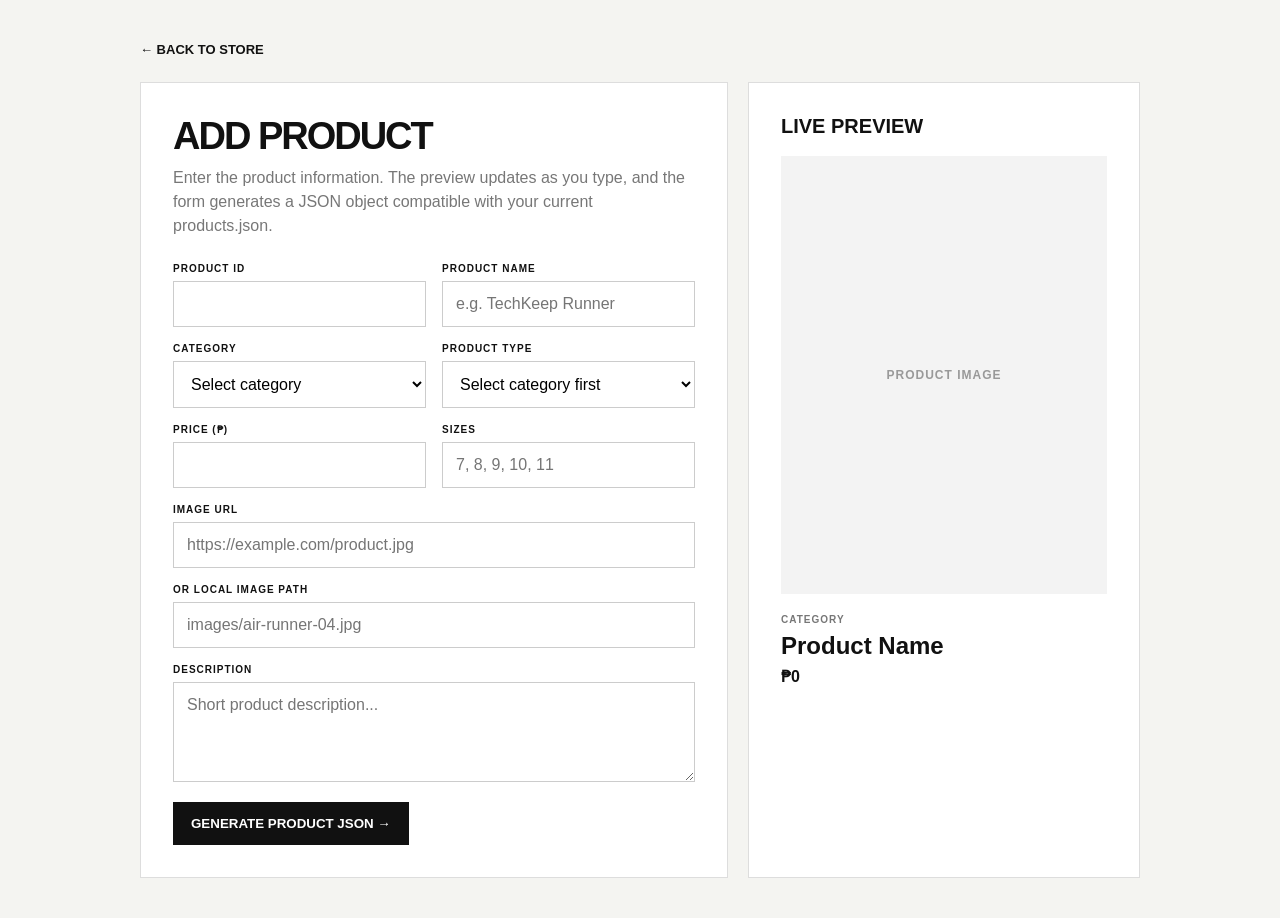
<file: old-shop/product-from.html>
<!DOCTYPE html>
<html lang="en">
<head>
<meta charset="UTF-8">
<meta name="viewport" content="width=device-width, initial-scale=1.0">
<title>TECHKEEP — Add Product</title>

<style>
*{box-sizing:border-box;margin:0;padding:0}

body{
    font-family:Arial,sans-serif;
    background:#f4f4f1;
    color:#111;
    padding:40px 20px
}

.wrap{
    max-width:1000px;
    margin:auto
}

.back{
    display:inline-block;
    margin-bottom:25px;
    color:#111;
    font-weight:bold;
    text-decoration:none;
    font-size:13px
}

.grid{
    display:grid;
    grid-template-columns:1.2fr .8fr;
    gap:20px
}

.card{
    background:#fff;
    border:1px solid #ddd;
    padding:32px
}

h1{
    font-size:38px;
    letter-spacing:-2px;
    margin-bottom:8px
}

h2{
    font-size:20px;
    margin-bottom:18px
}

.intro{
    color:#777;
    line-height:1.5;
    margin-bottom:25px
}

form{
    display:grid;
    grid-template-columns:1fr 1fr;
    gap:16px
}

.full{
    grid-column:1/-1
}

label{
    display:block;
    font-size:10px;
    font-weight:bold;
    letter-spacing:1px;
    margin-bottom:7px
}

input,select,textarea{
    width:100%;
    padding:13px;
    border:1px solid #ccc;
    background:#fff;
    font:inherit;
    outline:none
}

textarea{
    min-height:100px;
    resize:vertical
}

button{
    padding:14px 18px;
    border:0;
    background:#111;
    color:#fff;
    font-weight:bold;
    cursor:pointer
}

button:hover{
    background:#333
}

.preview-image{
    width:100%;
    height:438px;
    background:#f3f3f3;
    display:flex;
    align-items:center;
    justify-content:center;
    overflow:hidden;
    margin-bottom:20px;
}

.preview-image img{
    width:100%;
    height:100%;
    object-fit:contain;
    object-position:center;
    display:block;
}

.placeholder{
    font-size:12px;
    font-weight:bold;
    color:#999;
    letter-spacing:1px
}

.preview-category{
    font-size:10px;
    font-weight:bold;
    letter-spacing:1px;
    color:#777
}

.preview-name{
    font-size:24px;
    font-weight:bold;
    margin:7px 0
}

.preview-price{
    font-weight:bold
}

.output{
    margin-top:20px;
    display:none
}

pre{
    background:#111;
    color:#fff;
    padding:20px;
    overflow:auto;
    white-space:pre-wrap;
    line-height:1.5
}

.note{
    margin-top:12px;
    padding:13px;
    background:#efffb9;
    font-size:12px;
    line-height:1.5
}

@media(max-width:750px){
    .grid{
        grid-template-columns:1fr
    }

    form{
        grid-template-columns:1fr
    }

    .full{
        grid-column:auto
    }
}
</style>
</head>

<body>

<div class="wrap">

<a class="back" href="index.html">← BACK TO STORE</a>

<div class="grid">

<div class="card">

<h1>ADD PRODUCT</h1>

<p class="intro">
Enter the product information. The preview updates as you type, and the form generates a JSON object compatible with your current products.json.
</p>

<form id="productForm">

<div>
<label for="id">PRODUCT ID</label>
<input id="id" type="number" min="1" required>
</div>

<div>
<label for="name">PRODUCT NAME</label>
<input id="name" type="text" placeholder="e.g. TechKeep Runner" required>
</div>

<div>
<label for="category">CATEGORY</label>

<select id="category" required>
<option value="">Select category</option>
<option value="Shoes">Shoes</option>
<option value="Clothing">Clothing</option>
<option value="Accessories">Accessories</option>
</select>

</div>

<div>
<label for="type">PRODUCT TYPE</label>

<select id="type" required>
<option value="">Select category first</option>
</select>

</div>

<div>
<label for="price">PRICE (₱)</label>
<input id="price" type="number" min="0" required>
</div>

<div>
<label for="sizes">SIZES</label>
<input id="sizes" type="text" placeholder="7, 8, 9, 10, 11" required>
</div>

<div class="full">

<label for="image">IMAGE URL</label>

<input
id="image"
type="url"
placeholder="https://example.com/product.jpg"
>

</div>

<div class="full">

<label for="localImage">OR LOCAL IMAGE PATH</label>

<input
id="localImage"
type="text"
placeholder="images/air-runner-04.jpg"
>

</div>

<div class="full">

<label for="description">DESCRIPTION</label>

<textarea
id="description"
required
placeholder="Short product description..."
></textarea>

</div>

<div class="full">

<button type="submit">
GENERATE PRODUCT JSON →
</button>

</div>

</form>

</div>


<div class="card">

<h2>LIVE PREVIEW</h2>

<div class="preview-image" id="previewBox">
<span class="placeholder">PRODUCT IMAGE</span>
</div>

<div class="preview-category" id="previewCategory">
CATEGORY
</div>

<div class="preview-name" id="previewName">
Product Name
</div>

<div class="preview-price" id="previewPrice">
₱0
</div>

</div>

</div>


<div class="card output" id="output">

<h2>GENERATED JSON</h2>

<pre id="jsonOutput"></pre>

<div class="note">
Copy this object into your <strong>products.json</strong> array.
If it is not the last item, remember to keep a comma after the object.
</div>

</div>

</div>


<script>

const ids = [
    "id",
    "name",
    "category",
    "type",
    "price",
    "image",
    "localImage"
];

ids.forEach(id => {
    document.getElementById(id).addEventListener("input", updatePreview);
});


document.getElementById("description").addEventListener(
    "input",
    updatePreview
);


const categorySelect = document.getElementById("category");
const typeSelect = document.getElementById("type");


const productTypes = {

    Shoes: [
        "Sneakers",
        "Running Shoes",
        "Basketball Shoes",
        "Casual Shoes"
    ],

    Clothing: [
        "T-Shirt",
        "Hoodie",
        "Jacket",
        "Pants",
        "Shorts"
    ],

    Accessories: [
        "Cap",
        "Bag",
        "Socks",
        "Belt",
        "Wallet"
    ]

};


categorySelect.addEventListener("change", function() {

    const category = categorySelect.value;

    typeSelect.innerHTML = "";

    if (!category) {

        typeSelect.innerHTML =
            '<option value="">Select category first</option>';

        updatePreview();

        return;
    }

    typeSelect.innerHTML =
        '<option value="">Select type</option>';

    productTypes[category].forEach(function(type) {

        const option = document.createElement("option");

        option.value = type;
        option.textContent = type;

        typeSelect.appendChild(option);

    });

    updatePreview();

});


function getImage() {

    const url =
        document.getElementById("image").value.trim();

    const local =
        document.getElementById("localImage").value.trim();

    return url || local;

}


function updatePreview() {

    const image = getImage();

    const box =
        document.getElementById("previewBox");


    document.getElementById("previewCategory").textContent =
        document.getElementById("category").value || "CATEGORY";


    document.getElementById("previewName").textContent =
        document.getElementById("name").value || "Product Name";


    const price =
        Number(
            document.getElementById("price").value || 0
        );


    document.getElementById("previewPrice").textContent =
        "₱" + price.toLocaleString();


    if (image) {

        box.innerHTML = `
            <img
                src="${image}"
                alt="Product preview"
                onerror="this.style.display='none'; this.parentElement.innerHTML='<span class="placeholder">IMAGE COULD NOT LOAD</span>';"
            >
        `;

    } else {

        box.innerHTML =
            '<span class="placeholder">PRODUCT IMAGE</span>';

    }

}


document
.getElementById("productForm")
.addEventListener("submit", function(event) {

    event.preventDefault();


    const product = {

        id: Number(
            document.getElementById("id").value
        ),

        name:
            document.getElementById("name").value.trim(),

        category:
            document.getElementById("category").value,

        type:
            document.getElementById("type").value,

        price:
            Number(
                document.getElementById("price").value
            ),

        sizes:
            document
            .getElementById("sizes")
            .value
            .split(",")
            .map(s => s.trim())
            .filter(Boolean),

        description:
            document
            .getElementById("description")
            .value
            .trim(),

        image:
            getImage()

    };


    document.getElementById("jsonOutput").textContent =
        JSON.stringify(product, null, 4);


    document.getElementById("output").style.display =
        "block";

});

</script>

</body>
</html>
</file>
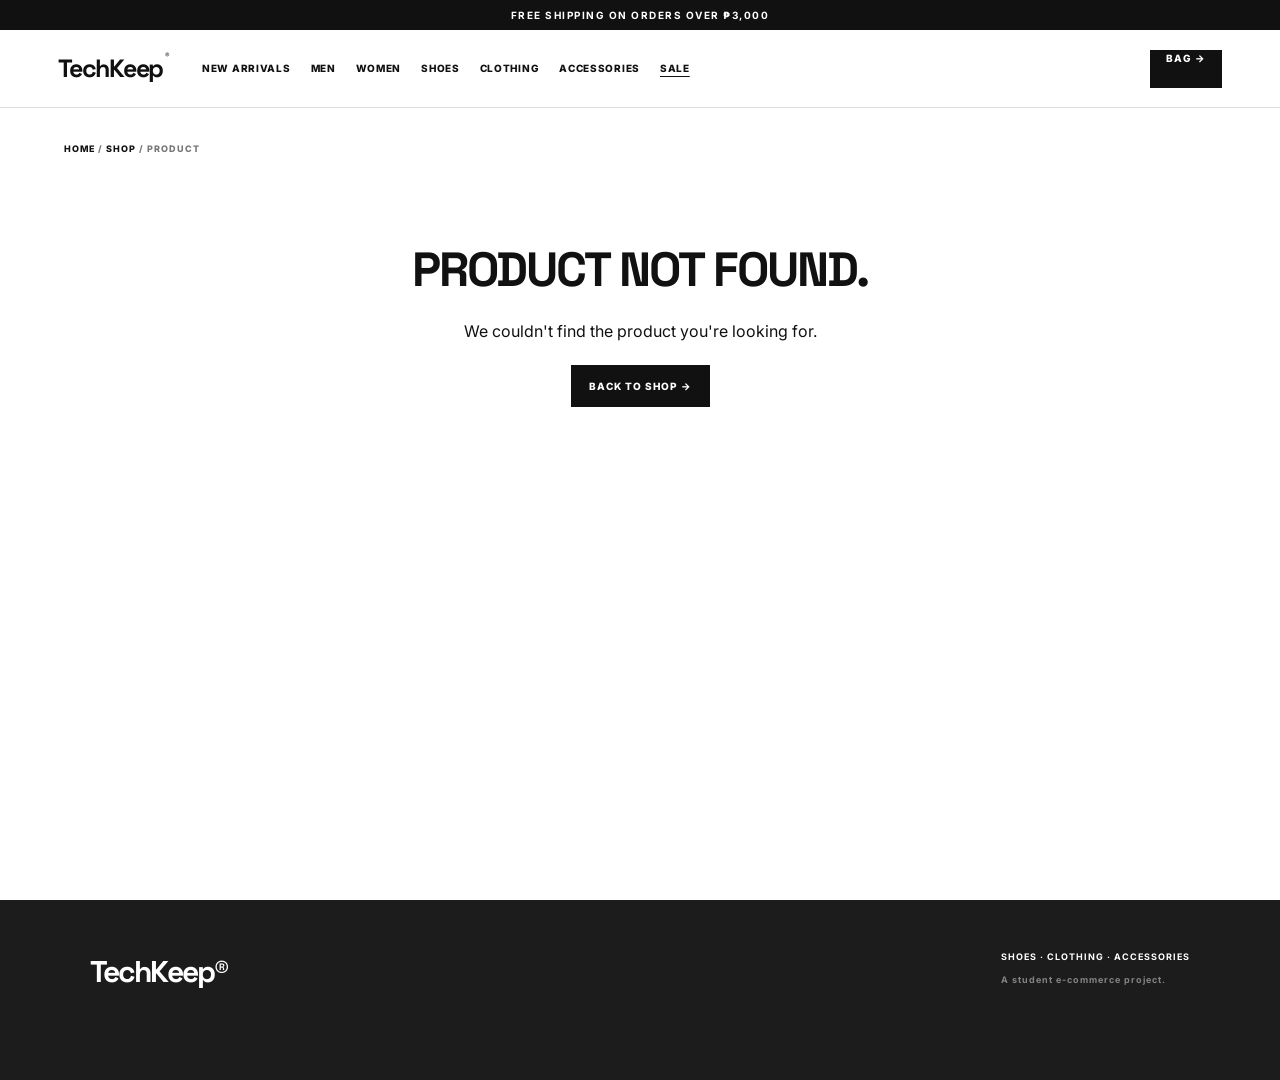
<file: old-shop/product.html>
<!DOCTYPE html>
<html lang="en">
<head>
    <meta charset="UTF-8">
    <meta name="viewport" content="width=device-width, initial-scale=1.0">
    <title>TechKeep — Product</title>
    <link rel="stylesheet" href="style.css">
    <style>
        .product-detail-page {
            min-height: calc(100vh - 108px);
            padding: 34px 5vw 80px;
        }

        .product-breadcrumb {
            max-width: 1320px;
            margin: 0 auto 28px;
            font-size: 9px;
            font-weight: 800;
            letter-spacing: 1px;
            color: #777;
        }

        .product-breadcrumb a {
            color: #111;
        }

        .product-detail {
            max-width: 1320px;
            margin: 0 auto;
            display: grid;
            grid-template-columns: minmax(0, 1.15fr) minmax(360px, .85fr);
            gap: 48px;
            align-items: start;
        }

        .detail-gallery {
            display: grid;
            grid-template-columns: 1fr;
            gap: 12px;
        }

        .detail-main-image {
            position: relative;
            min-height: 650px;
            background: #f1f1ee;
            overflow: hidden;
            display: flex;
            align-items: center;
            justify-content: center;
        }

        .detail-main-image img {
            width: 100%;
            height: 100%;
            min-height: 650px;
            object-fit: cover;
            display: block;
        }

        .detail-image-badge {
            position: absolute;
            top: 16px;
            left: 16px;
            padding: 8px 10px;
            background: #fff;
            font-size: 8px;
            font-weight: 800;
            letter-spacing: 1px;
        }

        .detail-placeholder {
            font-family: "Space Grotesk", sans-serif;
            font-size: 48px;
            font-weight: 800;
            color: #c8c8c3;
            letter-spacing: -2px;
        }

        .detail-info {
            position: sticky;
            top: 112px;
            padding: 8px 0 30px;
        }

        .detail-brandline {
            display: flex;
            justify-content: space-between;
            gap: 15px;
            align-items: center;
            margin-bottom: 14px;
            font-size: 9px;
            font-weight: 800;
            letter-spacing: 1px;
            color: #777;
        }

        .detail-brandline span:last-child {
            color: #111;
        }

        .detail-title {
            font-family: "Space Grotesk", sans-serif;
            font-size: clamp(38px, 5vw, 68px);
            line-height: .9;
            letter-spacing: -3px;
            margin-bottom: 18px;
        }

        .detail-price {
            font-size: 20px;
            font-weight: 800;
            margin-bottom: 30px;
        }

        .detail-description {
            max-width: 520px;
            color: #666;
            font-size: 13px;
            line-height: 1.7;
            padding-bottom: 28px;
            border-bottom: 1px solid #ddd;
        }

        .detail-section {
            padding: 23px 0;
            border-bottom: 1px solid #ddd;
        }

        .detail-label {
            display: flex;
            justify-content: space-between;
            align-items: center;
            margin-bottom: 13px;
            font-size: 9px;
            font-weight: 800;
            letter-spacing: 1px;
        }

        .size-grid {
            display: grid;
            grid-template-columns: repeat(5, 1fr);
            gap: 7px;
        }

        .size-button {
            min-height: 45px;
            border: 1px solid #ccc;
            background: #fff;
            font-size: 11px;
            font-weight: 700;
        }

        .size-button:hover,
        .size-button.selected {
            border-color: #111;
            background: #111;
            color: #fff;
        }

        .quantity-row {
            display: grid;
            grid-template-columns: 130px 1fr;
            gap: 10px;
        }

        .quantity-control {
            min-height: 54px;
            display: grid;
            grid-template-columns: 36px 1fr 36px;
            align-items: center;
            border: 1px solid #ccc;
        }

        .quantity-control button {
            height: 100%;
            border: 0;
            background: #fff;
            font-size: 18px;
        }

        .quantity-control span {
            text-align: center;
            font-weight: 800;
        }

        .detail-add {
            width: 100%;
            min-height: 58px;
            border: 0;
            background: #111;
            color: #fff;
            font-size: 11px;
            font-weight: 900;
            letter-spacing: 1.3px;
            transition: .2s ease;
        }

        .detail-add:hover {
            background: #333;
            transform: translateY(-1px);
        }

        .detail-message {
            min-height: 18px;
            margin-top: 10px;
            font-size: 10px;
            font-weight: 700;
            color: #777;
        }

        .detail-benefits {
            margin-top: 24px;
            padding: 18px;
            background: #f5f5f2;
        }

        .benefit {
            display: flex;
            gap: 12px;
            padding: 10px 0;
            font-size: 10px;
            font-weight: 700;
            border-bottom: 1px solid #ddd;
        }

        .benefit:last-child {
            border-bottom: 0;
        }

        .benefit strong {
            min-width: 88px;
        }

        .product-detail.hidden,
        .detail-error.hidden {
            display: none;
        }

        .detail-error {
            max-width: 900px;
            margin: 80px auto;
            text-align: center;
        }

        .detail-error h1 {
            font-family: "Space Grotesk", sans-serif;
            font-size: 48px;
            letter-spacing: -2px;
            margin-bottom: 15px;
        }

        .back-shop {
            display: inline-block;
            margin-top: 22px;
            padding: 14px 18px;
            background: #111;
            color: #fff;
            font-size: 10px;
            font-weight: 800;
            letter-spacing: 1px;
        }

        @media (max-width: 850px) {
            .product-detail {
                grid-template-columns: 1fr;
            }

            .detail-info {
                position: static;
            }

            .detail-main-image,
            .detail-main-image img {
                min-height: 480px;
            }
        }

        @media (max-width: 520px) {
            .product-detail-page {
                padding: 24px 16px 60px;
            }

            .detail-main-image,
            .detail-main-image img {
                min-height: 390px;
            }

            .quantity-row {
                grid-template-columns: 1fr;
            }

            .size-grid {
                grid-template-columns: repeat(4, 1fr);
            }
        }
    </style>
</head>

<body>
    <div class="top-bar">
        FREE SHIPPING ON ORDERS OVER ₱3,000
    </div>

    <header class="site-header">
        <a class="brand" href="index.html">TechKeep<span>®</span></a>

        <nav class="main-nav">
            <a href="index.html#products">NEW ARRIVALS</a>
            <a href="index.html#products">MEN</a>
            <a href="index.html#products">WOMEN</a>
            <a href="index.html#products">SHOES</a>
            <a href="index.html#products">CLOTHING</a>
            <a href="index.html#products">ACCESSORIES</a>
            <a class="sale-link" href="index.html#products">SALE</a>
        </nav>

        <div class="header-actions">
            <a class="cart-button" href="index.html#products">BAG <span>→</span></a>
        </div>
    </header>

    <main class="product-detail-page">
        <div class="product-breadcrumb">
            <a href="index.html">HOME</a>
            <span> / </span>
            <a href="index.html#products">SHOP</a>
            <span> / </span>
            <span id="breadcrumbProduct">PRODUCT</span>
        </div>

        <section id="productDetail" class="product-detail">
            <div class="detail-gallery">
                <div class="detail-main-image" id="detailImage">
                    <span class="detail-placeholder">PRODUCT</span>
                </div>
            </div>

            <div class="detail-info">
                <div class="detail-brandline">
                    <span id="detailCategory">CATEGORY</span>
                    <span id="detailType">TechKeep</span>
                </div>

                <h1 class="detail-title" id="detailName">Loading...</h1>
                <div class="detail-price" id="detailPrice">₱0</div>

                <p class="detail-description" id="detailDescription">
                    Loading product information...
                </p>

                <div class="detail-section">
                    <div class="detail-label">
                        <span>SELECT SIZE</span>
                        <span id="sizeHint">REQUIRED</span>
                    </div>
                    <div class="size-grid" id="sizeGrid"></div>
                </div>

                <div class="detail-section">
                    <div class="detail-label">
                        <span>QUANTITY</span>
                        <span>MAX 10</span>
                    </div>

                    <div class="quantity-row">
                        <div class="quantity-control">
                            <button type="button" id="minusButton">−</button>
                            <span id="quantity">1</span>
                            <button type="button" id="plusButton">+</button>
                        </div>

                        <button type="button" class="detail-add" id="addToBag">
                            ADD TO BAG →
                        </button>
                    </div>

                    <div class="detail-message" id="detailMessage"></div>
                </div>

                <div class="detail-benefits">
                    <div class="benefit">
                        <strong>DELIVERY</strong>
                        <span>Available for local delivery.</span>
                    </div>
                    <div class="benefit">
                        <strong>SHIPPING</strong>
                        <span>Free shipping on orders over ₱3,000.</span>
                    </div>
                    <div class="benefit">
                        <strong>QUALITY</strong>
                        <span>Everyday pieces selected for the TechKeep collection.</span>
                    </div>
                </div>
            </div>
        </section>

        <section id="errorState" class="detail-error">
            <h1>PRODUCT NOT FOUND.</h1>
            <p>We couldn't find the product you're looking for.</p>
            <a class="back-shop" href="index.html#products">BACK TO SHOP →</a>
        </section>
    </main>

    <footer>
        <div class="footer-brand">TechKeep®</div>
        <div>
            <p>SHOES · CLOTHING · ACCESSORIES</p>
            <p class="footer-muted">A student e-commerce project.</p>
        </div>
    </footer>

<script>
let selectedProduct = null;
let selectedSize = "";
let quantity = 1;

function getProductId() {
    const params = new URLSearchParams(window.location.search);
    return Number(params.get("id"));
}

function money(value) {
    return "₱" + Number(value).toLocaleString();
}

function showError() {
    document.getElementById("productDetail").style.display = "none";
    document.getElementById("errorState").style.display = "block";
}

function renderImage(product) {
    const box = document.getElementById("detailImage");
    const image = product.image || "";

    if (!image) {
        box.innerHTML = '<span class="detail-placeholder">PRODUCT</span>';
        return;
    }

    box.innerHTML = `
        <img
            src="${image}"
            alt="${product.name}"
            onerror="this.style.display='none'; this.parentElement.innerHTML='<span class=&quot;detail-placeholder&quot;>IMAGE UNAVAILABLE</span>';"
        >
        <span class="detail-image-badge">${product.category}</span>
    `;
}

function renderSizes(product) {
    const grid = document.getElementById("sizeGrid");
    grid.innerHTML = "";

    (product.sizes || []).forEach(size => {
        const button = document.createElement("button");
        button.type = "button";
        button.className = "size-button";
        button.textContent = size;

        button.addEventListener("click", () => {
            document.querySelectorAll(".size-button").forEach(item => {
                item.classList.remove("selected");
            });

            button.classList.add("selected");
            selectedSize = size;
            document.getElementById("sizeHint").textContent = "SIZE " + size;
        });

        grid.appendChild(button);
    });
}

function updateQuantity(change) {
    quantity += change;

    if (quantity < 1) quantity = 1;
    if (quantity > 10) quantity = 10;

    document.getElementById("quantity").textContent = quantity;
}

async function loadProduct() {
    try {
        const response = await fetch("products.json");

        if (!response.ok) {
            throw new Error("Unable to load products.");
        }

        const products = await response.json();
        const id = getProductId();

        selectedProduct = products.find(product => product.id === id);

        if (!selectedProduct) {
            showError();
            return;
        }

        document.title = `TechKeep — ${selectedProduct.name}`;

        document.getElementById("breadcrumbProduct").textContent =
            selectedProduct.name.toUpperCase();

        document.getElementById("detailCategory").textContent =
            selectedProduct.category.toUpperCase();

        document.getElementById("detailType").textContent =
            selectedProduct.type.toUpperCase();

        document.getElementById("detailName").textContent =
            selectedProduct.name;

        document.getElementById("detailPrice").textContent =
            money(selectedProduct.price);

        document.getElementById("detailDescription").textContent =
            selectedProduct.description;

        renderImage(selectedProduct);
        renderSizes(selectedProduct);

        if (!selectedProduct.sizes || selectedProduct.sizes.length === 0) {
            document.getElementById("sizeHint").textContent = "ONE SIZE";
        }
    } catch (error) {
        console.error(error);
        showError();
    }
}

document.getElementById("minusButton")
    .addEventListener("click", () => updateQuantity(-1));

document.getElementById("plusButton")
    .addEventListener("click", () => updateQuantity(1));

document.getElementById("addToBag")
    .addEventListener("click", () => {
        if (!selectedProduct) return;

        const needsSize =
            selectedProduct.sizes &&
            selectedProduct.sizes.length > 0;

        if (needsSize && !selectedSize) {
            document.getElementById("detailMessage").textContent =
                "Please select a size first.";
            return;
        }

        /*
         * Send the selection back to the existing cart flow.
         * This does not replace the Cart class or its methods.
         */
        sessionStorage.setItem(
            "threadlinePendingCart",
            JSON.stringify({
                productId: selectedProduct.id,
                quantity: quantity,
                size: selectedSize
            })
        );

        window.location.href = "index.html?openCart=1";
    });

loadProduct();
</script>
</body>
</html>
</file>
<file: old-shop/style.css>
@import url('https://fonts.googleapis.com/css2?family=Inter:wght@400;500;600;700;800;900&family=Space+Grotesk:wght@500;600;700&display=swap');

:root {
    --black: #111111;
    --white: #ffffff;
    --soft: #f5f5f2;
    --line: #deded9;
    --muted: #777771;
    --accent: #d7ff3f;
}

* {
    box-sizing: border-box;
    margin: 0;
    padding: 0;
}

html {
    scroll-behavior: smooth;
}

body {
    font-family: "Inter", Arial, sans-serif;
    background: var(--white);
    color: var(--black);
    line-height: 1.45;
}

button,
input,
select,
textarea {
    font: inherit;
}

button,
a {
    -webkit-tap-highlight-color: transparent;
}

button,
a {
    cursor: pointer;
}

a {
    color: inherit;
    text-decoration: none;
}

.top-bar {
    min-height: 30px;
    display: flex;
    align-items: center;
    justify-content: center;
    background: var(--black);
    color: var(--white);
    font-size: 10px;
    font-weight: 700;
    letter-spacing: 1.5px;
}

.site-header {
    position: sticky;
    top: 0;
    z-index: 20;
    min-height: 78px;
    padding: 0 4.5vw;
    display: flex;
    align-items: center;
    gap: 34px;
    background: rgba(255,255,255,.96);
    border-bottom: 1px solid var(--line);
    -webkit-backdrop-filter: blur(12px);
    backdrop-filter: blur(12px);
}

.brand {
    font-family: "Space Grotesk", sans-serif;
    font-size: 25px;
    font-weight: 800;
    letter-spacing: -1.5px;
    white-space: nowrap;
}

.brand span {
    font-size: 9px;
    vertical-align: top;
    margin-left: 2px;
}

.main-nav {
    display: flex;
    align-items: center;
    gap: 20px;
    flex: 1;
}

.main-nav a {
    font-size: 10px;
    font-weight: 800;
    letter-spacing: .7px;
    white-space: nowrap;
    transition: opacity .2s ease;
}

.main-nav a:hover {
    opacity: .5;
}

.main-nav .sale-link {
    text-decoration: underline;
    text-underline-offset: 4px;
}

.header-actions {
    display: flex;
    align-items: center;
    gap: 10px;
}

.header-search {
    height: 38px;
    min-width: 205px;
    padding: 0 12px;
    display: flex;
    align-items: center;
    gap: 8px;
    border: 1px solid var(--line);
    background: var(--soft);
}

.header-search span {
    font-size: 20px;
    line-height: 1;
}

.header-search input {
    width: 100%;
    border: 0;
    outline: 0;
    background: transparent;
    font-size: 11px;
}

.cart-button {
    height: 38px;
    padding: 0 15px;
    border: 1px solid var(--black);
    background: var(--black);
    color: var(--white);
    font-size: 10px;
    font-weight: 800;
    letter-spacing: 1px;
}

.cart-button:hover,
.primary:hover,
.add-button:hover {
    background: #333;
}

.hero {
    min-height: 590px;
    padding: 72px 7vw 66px;
    display: grid;
    grid-template-columns: 1fr 1fr;
    gap: 50px;
    overflow: hidden;
    background: var(--soft);
}

.hero-copy {
    align-self: center;
    max-width: 620px;
}

.eyebrow {
    margin-bottom: 14px;
    font-size: 10px;
    font-weight: 800;
    letter-spacing: 1.8px;
}

.hero h1 {
    font-family: "Space Grotesk", sans-serif;
    font-size: clamp(55px, 7vw, 105px);
    line-height: .86;
    letter-spacing: -6px;
    margin-bottom: 28px;
}

.hero h1 em {
    font-style: normal;
    font-weight: 500;
}

.hero-text {
    max-width: 410px;
    color: var(--muted);
    font-size: 14px;
    margin-bottom: 28px;
}

.hero-button {
    display: inline-flex;
    align-items: center;
    gap: 24px;
    padding: 15px 18px;
    background: var(--black);
    color: var(--white);
    font-size: 10px;
    font-weight: 800;
    letter-spacing: 1px;
}

.hero-button:hover {
    background: #333;
}

.hero-visual {
    position: relative;
    min-height: 430px;
    display: flex;
    align-items: center;
    justify-content: center;
}

.hero-shape {
    position: absolute;
    display: flex;
    align-items: center;
    justify-content: center;
    font-family: "Space Grotesk", sans-serif;
    font-size: clamp(30px, 4vw, 58px);
    font-weight: 800;
    letter-spacing: -3px;
}

.shape-one {
    width: 78%;
    height: 70%;
    right: 3%;
    top: 7%;
    transform: rotate(-7deg);
    background: var(--black);
    color: var(--white);
}

.shape-two {
    width: 60%;
    height: 48%;
    left: 4%;
    bottom: 7%;
    transform: rotate(7deg);
    background: var(--accent);
    color: var(--black);
    mix-blend-mode: multiply;
}

.hero-caption {
    position: absolute;
    right: 3%;
    bottom: 0;
    font-size: 9px;
    font-weight: 800;
    letter-spacing: 1.5px;
}

.category-strip {
    display: grid;
    grid-template-columns: repeat(3, 1fr);
    border-bottom: 1px solid var(--black);
}

.category-strip a {
    min-height: 128px;
    padding: 20px 25px;
    display: grid;
    grid-template-columns: auto 1fr auto;
    grid-template-rows: 1fr auto;
    column-gap: 15px;
    border-right: 1px solid var(--black);
    transition: background .2s ease, color .2s ease;
}

.category-strip a:last-child {
    border-right: 0;
}

.category-strip a:hover {
    background: var(--black);
    color: var(--white);
}

.category-number {
    grid-row: span 2;
    font-size: 10px;
    font-weight: 800;
}

.category-strip strong {
    align-self: center;
    font-family: "Space Grotesk", sans-serif;
    font-size: 23px;
    letter-spacing: -1px;
}

.category-strip small {
    grid-column: 2;
    font-size: 8px;
    font-weight: 700;
    letter-spacing: 1px;
    opacity: .55;
}

.category-arrow {
    grid-row: span 2;
    align-self: center;
    font-size: 24px;
}

.shop-section {
    width: min(1400px, 91vw);
    margin: 0 auto;
    padding: 78px 0 95px;
}

.section-heading {
    display: flex;
    align-items: end;
    justify-content: space-between;
    gap: 30px;
    margin-bottom: 32px;
}

.section-heading h2 {
    font-family: "Space Grotesk", sans-serif;
    font-size: clamp(32px, 4vw, 55px);
    line-height: .95;
    letter-spacing: -2.5px;
}

.section-note {
    font-size: 9px;
    font-weight: 800;
    letter-spacing: 1.2px;
    color: var(--muted);
}

.shop-controls {
    display: flex;
    align-items: center;
    justify-content: space-between;
    gap: 20px;
    margin-bottom: 28px;
    padding-bottom: 15px;
    border-bottom: 1px solid var(--line);
}

.filter-pills {
    display: flex;
    gap: 6px;
}

.filter-label {
    border: 1px solid var(--line);
    background: var(--white);
    padding: 8px 13px;
    font-size: 9px;
    font-weight: 800;
    letter-spacing: .8px;
}

.filter-label:hover {
    background: var(--black);
    color: var(--white);
    border-color: var(--black);
}

.category-filter {
    padding: 9px 30px 9px 12px;
    border: 1px solid var(--black);
    background: var(--white);
    font-size: 10px;
    font-weight: 700;
    outline: 0;
}

.loading {
    margin: 35px 0;
    color: var(--muted);
    font-size: 12px;
}

.products {
    display: grid;
    grid-template-columns: repeat(4, minmax(0, 1fr));
    gap: 14px;
}

.product-card {
    cursor: pointer;
    position: relative;
    min-width: 0;
    padding-bottom: 18px;
    background: var(--white);
}

.product-card:hover .product-image {
    transform: translateY(-4px);
}

.product-image {
    position: relative;
    height: 360px;
    margin-bottom: 15px;
    overflow: hidden;
    display: flex;
    align-items: center;
    justify-content: center;
    background: #f0f0ed;
    transition: transform .25s ease;
}

.product-image img {
    width: 100%;
    height: 100%;
    display: block;
    object-fit: cover;
    object-position: center;
    transition: transform .35s ease;
}

.product-card:hover .product-image img {
    transform: scale(1.035);
}

.image-placeholder {
    font-family: "Space Grotesk", sans-serif;
    font-size: 42px;
    font-weight: 800;
    letter-spacing: -2px;
    color: #c5c5bf;
}

.image-fallback {
    background: #eeeeea;
}

.image-fallback::after {
    content: "IMAGE UNAVAILABLE";
    position: absolute;
    font-size: 9px;
    font-weight: 800;
    letter-spacing: 1px;
    color: #777;
}

.image-badge {
    position: absolute;
    left: 10px;
    top: 10px;
    z-index: 2;
    padding: 7px 9px;
    background: #fff;
    color: #111;
    font-size: 8px;
    font-weight: 800;
    letter-spacing: 1px;
}


.category {
    display: block;
    margin-bottom: 6px;
    color: var(--muted);
    font-size: 9px;
    font-weight: 800;
    letter-spacing: 1px;
    text-transform: uppercase;
}

.product-card h3 {
    min-height: 22px;
    margin-bottom: 7px;
    font-family: "Space Grotesk", sans-serif;
    font-size: 16px;
    line-height: 1.15;
}

.product-card > p:not(.price) {
    min-height: 39px;
    margin-bottom: 10px;
    color: var(--muted);
    font-size: 11px;
    line-height: 1.45;
}

.price {
    margin-bottom: 12px;
    font-size: 14px;
    font-weight: 800;
}

.add-button,
.primary {
    width: 100%;
    border: 0;
    padding: 13px 15px;
    background: var(--black);
    color: var(--white);
    font-size: 10px;
    font-weight: 800;
    letter-spacing: 1px;
}

.promo-banner {
    width: 100%;
    min-height: 270px;
    padding: 55px 7vw;
    display: flex;
    align-items: end;
    justify-content: space-between;
    gap: 30px;
    background: var(--black);
    color: var(--white);
}

.promo-banner h2 {
    font-family: "Space Grotesk", sans-serif;
    font-size: clamp(32px, 5vw, 67px);
    line-height: .92;
    letter-spacing: -3px;
}

.promo-banner a {
    padding-bottom: 4px;
    border-bottom: 1px solid var(--white);
    font-size: 10px;
    font-weight: 800;
    letter-spacing: 1px;
}

footer {
    min-height: 180px;
    padding: 50px 7vw;
    display: flex;
    align-items: start;
    justify-content: space-between;
    gap: 30px;
    background: #1c1c1c;
    color: var(--white);
}

.footer-brand {
    font-family: "Space Grotesk", sans-serif;
    font-size: 30px;
    font-weight: 800;
    letter-spacing: -2px;
}

footer p {
    font-size: 9px;
    font-weight: 700;
    letter-spacing: 1px;
}

.footer-muted {
    margin-top: 10px;
    opacity: .45;
}

.modal {
    position: fixed;
    z-index: 100;
    inset: 0;
    padding: 20px;
    display: flex;
    align-items: center;
    justify-content: center;
    background: rgba(0,0,0,.62);
}

.modal-content {
    position: relative;
    width: min(520px, 100%);
    max-height: 86vh;
    overflow-y: auto;
    padding: 36px;
    background: var(--white);
}

.modal-content h2 {
    margin-bottom: 28px;
    font-family: "Space Grotesk", sans-serif;
    font-size: 37px;
    letter-spacing: -2px;
}

.hidden {
    display: none;
}

.close {
    position: absolute;
    top: 13px;
    right: 15px;
    border: 0;
    background: transparent;
    font-size: 28px;
    line-height: 1;
}

.cart-item {
    padding: 16px 0;
    display: flex;
    align-items: center;
    justify-content: space-between;
    gap: 15px;
    border-bottom: 1px solid var(--line);
}

.cart-item strong {
    font-size: 12px;
}

.cart-item div:first-child {
    font-size: 11px;
    line-height: 1.8;
}

.quantity {
    display: flex;
    align-items: center;
    gap: 10px;
    font-weight: 800;
}

.quantity button {
    width: 30px;
    height: 30px;
    padding: 0;
    border: 1px solid var(--black);
    background: var(--white);
    font-size: 17px;
}

.cart-summary {
    padding: 25px 0;
    display: flex;
    align-items: center;
    justify-content: space-between;
    font-size: 11px;
    font-weight: 800;
    letter-spacing: 1px;
}

.cart-summary strong {
    font-size: 20px;
    letter-spacing: 0;
}

form {
    display: flex;
    flex-direction: column;
    gap: 7px;
}

form label {
    margin-top: 8px;
    font-size: 9px;
    font-weight: 800;
    letter-spacing: 1px;
}

form input,
form textarea,
form select {
    width: 100%;
    padding: 13px;
    border: 1px solid #cfcfca;
    border-radius: 0;
    background: var(--white);
    outline: 0;
    font-size: 12px;
}

form input:focus,
form textarea:focus,
form select:focus {
    border-color: var(--black);
}

form textarea {
    height: 95px;
    resize: vertical;
}

form .primary {
    margin-top: 14px;
}

@media (max-width: 1100px) {
    .site-header {
        gap: 20px;
    }

    .main-nav {
        gap: 12px;
    }

    .main-nav a:nth-child(2),
    .main-nav a:nth-child(3) {
        display: none;
    }

    .header-search {
        min-width: 155px;
    }

    .products {
        grid-template-columns: repeat(3, minmax(0, 1fr));
    }
}

@media (max-width: 800px) {
    .site-header {
        min-height: 70px;
        flex-wrap: wrap;
        padding: 14px 5vw;
    }

    .main-nav {
        order: 3;
        width: 100%;
        overflow-x: auto;
        padding-bottom: 2px;
    }

    .main-nav a {
        font-size: 9px;
    }

    .header-actions {
        margin-left: auto;
    }

    .header-search {
        min-width: 145px;
    }

    .hero {
        grid-template-columns: 1fr;
        padding: 55px 7vw;
    }

    .hero-visual {
        min-height: 300px;
    }

    .category-strip {
        grid-template-columns: 1fr;
    }

    .category-strip a {
        border-right: 0;
        border-bottom: 1px solid var(--black);
    }

    .products {
        grid-template-columns: repeat(2, minmax(0, 1fr));
    }

    .product-image {
        height: 300px;
    }
}

@media (max-width: 560px) {
    .top-bar {
        font-size: 8px;
    }

    .brand {
        font-size: 21px;
    }

    .header-actions {
        width: 100%;
    }

    .header-search {
        flex: 1;
    }

    .cart-button {
        flex-shrink: 0;
    }

    .hero h1 {
        letter-spacing: -3px;
    }

    .hero-visual {
        min-height: 240px;
    }

    .section-heading,
    .shop-controls,
    .promo-banner,
    footer {
        align-items: flex-start;
        flex-direction: column;
    }

    .filter-pills {
        width: 100%;
        overflow-x: auto;
    }

    .category-filter {
        width: 100%;
    }

    .products {
        grid-template-columns: 1fr 1fr;
        gap: 12px 8px;
    }

    .product-image {
        height: 205px;
        font-size: 60px;
    }

    .product-card h3 {
        font-size: 14px;
    }

    .product-card > p:not(.price) {
        font-size: 10px;
        min-height: 45px;
    }

    .modal-content {
        padding: 28px 20px;
    }
}

.product-card:focus-visible {
    outline: 2px solid var(--black);
    outline-offset: 3px;
}

.remove-cart-item {
    display: inline-flex;
    align-items: center;
    justify-content: center;
    box-sizing: border-box;
    width: auto;
    min-width: 80px;
    height: 40px;
    padding: 0 12px;
    border: 1px solid #111;
    background: #fff;
    color: #111;
    font-size: 12px;
    font-weight: 700;
    white-space: nowrap;
    overflow: hidden;
    flex-shrink: 0;
    cursor: pointer;
}

.remove-cart-item:hover {
    background: #111;
    color: #fff;
}

.account-button {
    display: inline-flex;
    align-items: center;
    justify-content: center;
    height: 42px;
    padding: 0 16px;
    border: 1px solid #111;
    background: #fff;
    color: #111;
    text-decoration: none;
    font-size: 11px;
    font-weight: 800;
    letter-spacing: 0.8px;
    box-sizing: border-box;
    transition: 0.2s ease;
}

.account-button:hover {
    background: #111;
    color: #fff;
}
</file>
